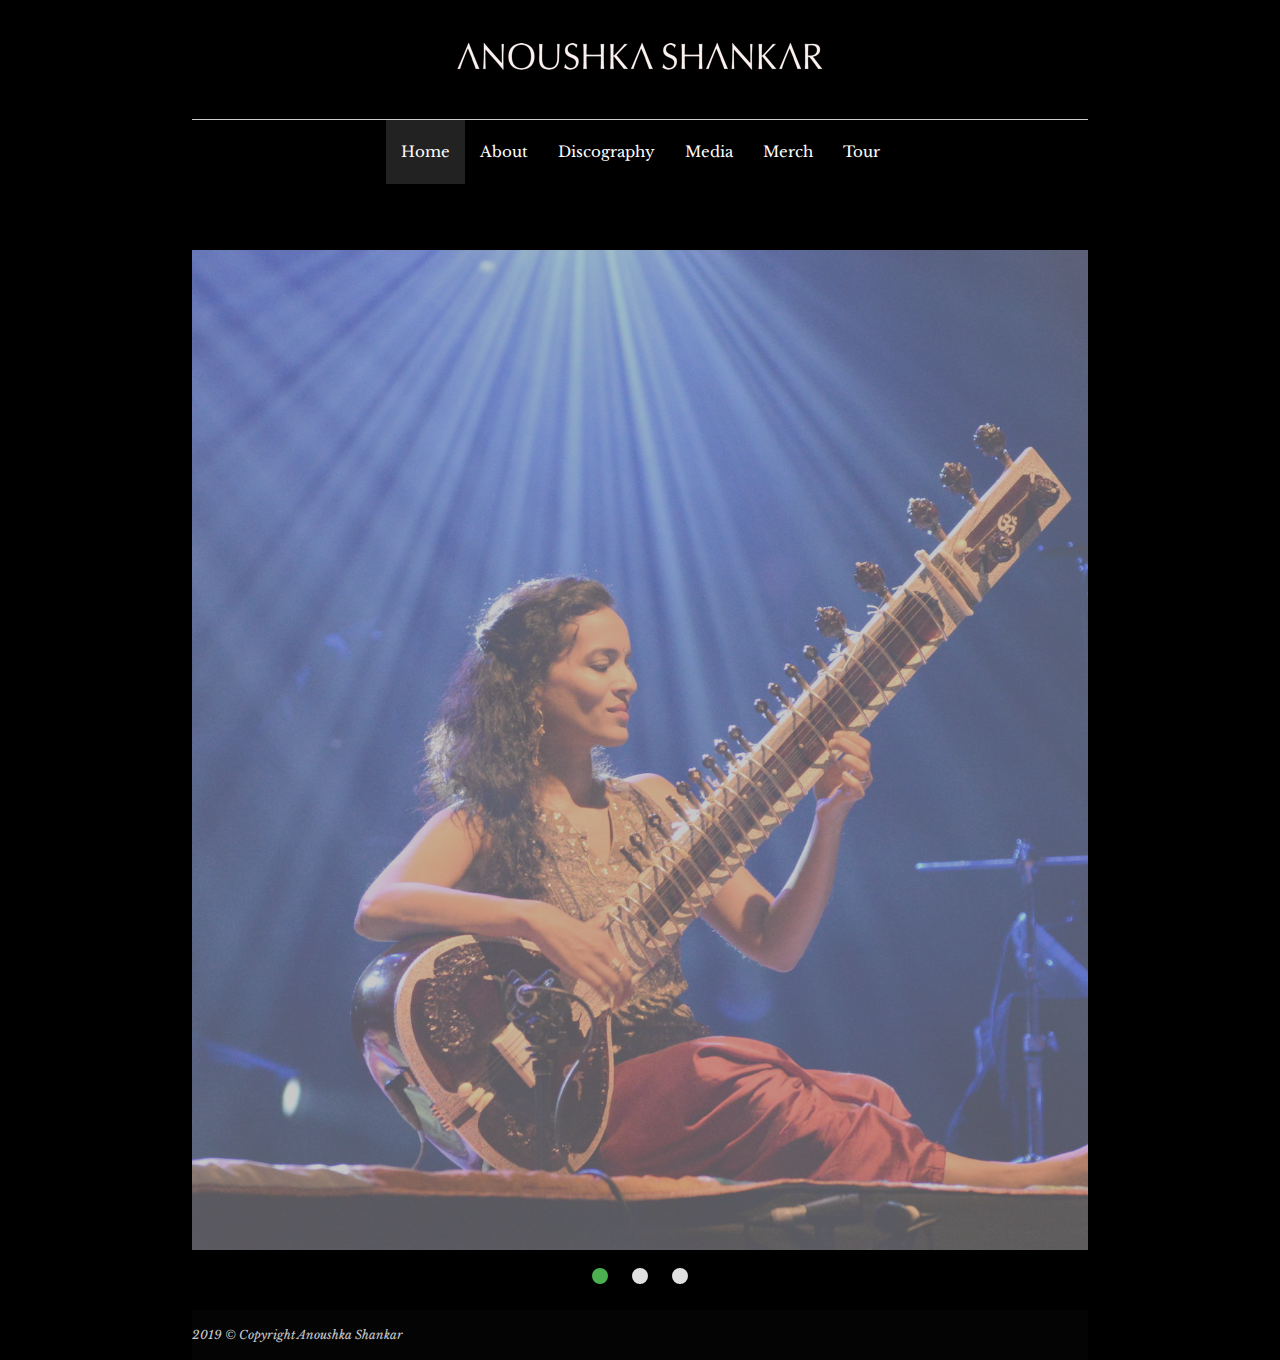
<file: index.html>
<!DOCTYPE html>
<html lang="en">
<head>
    <title>Anoushka Shankar</title>
    <link rel="stylesheet" href="https://cdnjs.cloudflare.com/ajax/libs/materialize/1.0.0/css/materialize.min.css">
    <link rel="stylesheet" href="assets/stylesheets/main.css">
    <link rel="stylesheet"
          href="https://fonts.googleapis.com/css?family=Libre+Baskerville">
</head>
<body>
  <br />

<div class="container">
    <div class="center logo">
        <a href="index.html"><img id="" src="assets/images/logo.png"></a>
    </div>
    <br />

    <nav class="navigation">
        <ul class="nav-list">
            <li class="active"><a href="index.html">Home</a></li>
            <li><a href="about.html">About</a></li>
            <li><a href="discography.html">Discography</a></li>
            <li><a href="media.html">Media</a></li>
            <li><a href="merch.html">Merch</a></li>
            <li><a href="tour.html">Tour</a></li>
        </ul>
    </nav>
    <br />
    <br />
    <br />
  
 <div class="slider">
    <ul class="slides">
      <li>
        <img src="assets/images/home/anoushka_cover_1.jpg">
      </li>
      <li>
        <img src="assets/images/home/anoushka_cover_3.jpg">
      </li>
      <li>
        <img src="assets/images/home/3.png">
      </li>
    </ul>
</div>


<footer class="page-footer black">
    <div class="footer-copyright">
            <div class="formatted italic">
                2019 &copy; Copyright Anoushka Shankar
            </div>
    </div>
</footer>


</div>

<script src="https://code.jquery.com/jquery-1.11.3.min.js"></script>
<script src="https://cdnjs.cloudflare.com/ajax/libs/materialize/1.0.0/js/materialize.min.js"></script>

<script>
  $(document).ready(function(){
    $('.slider').slider({height:1000, interval:1000, duration:3000});
  });
</script>

</body>
</html>
</file>
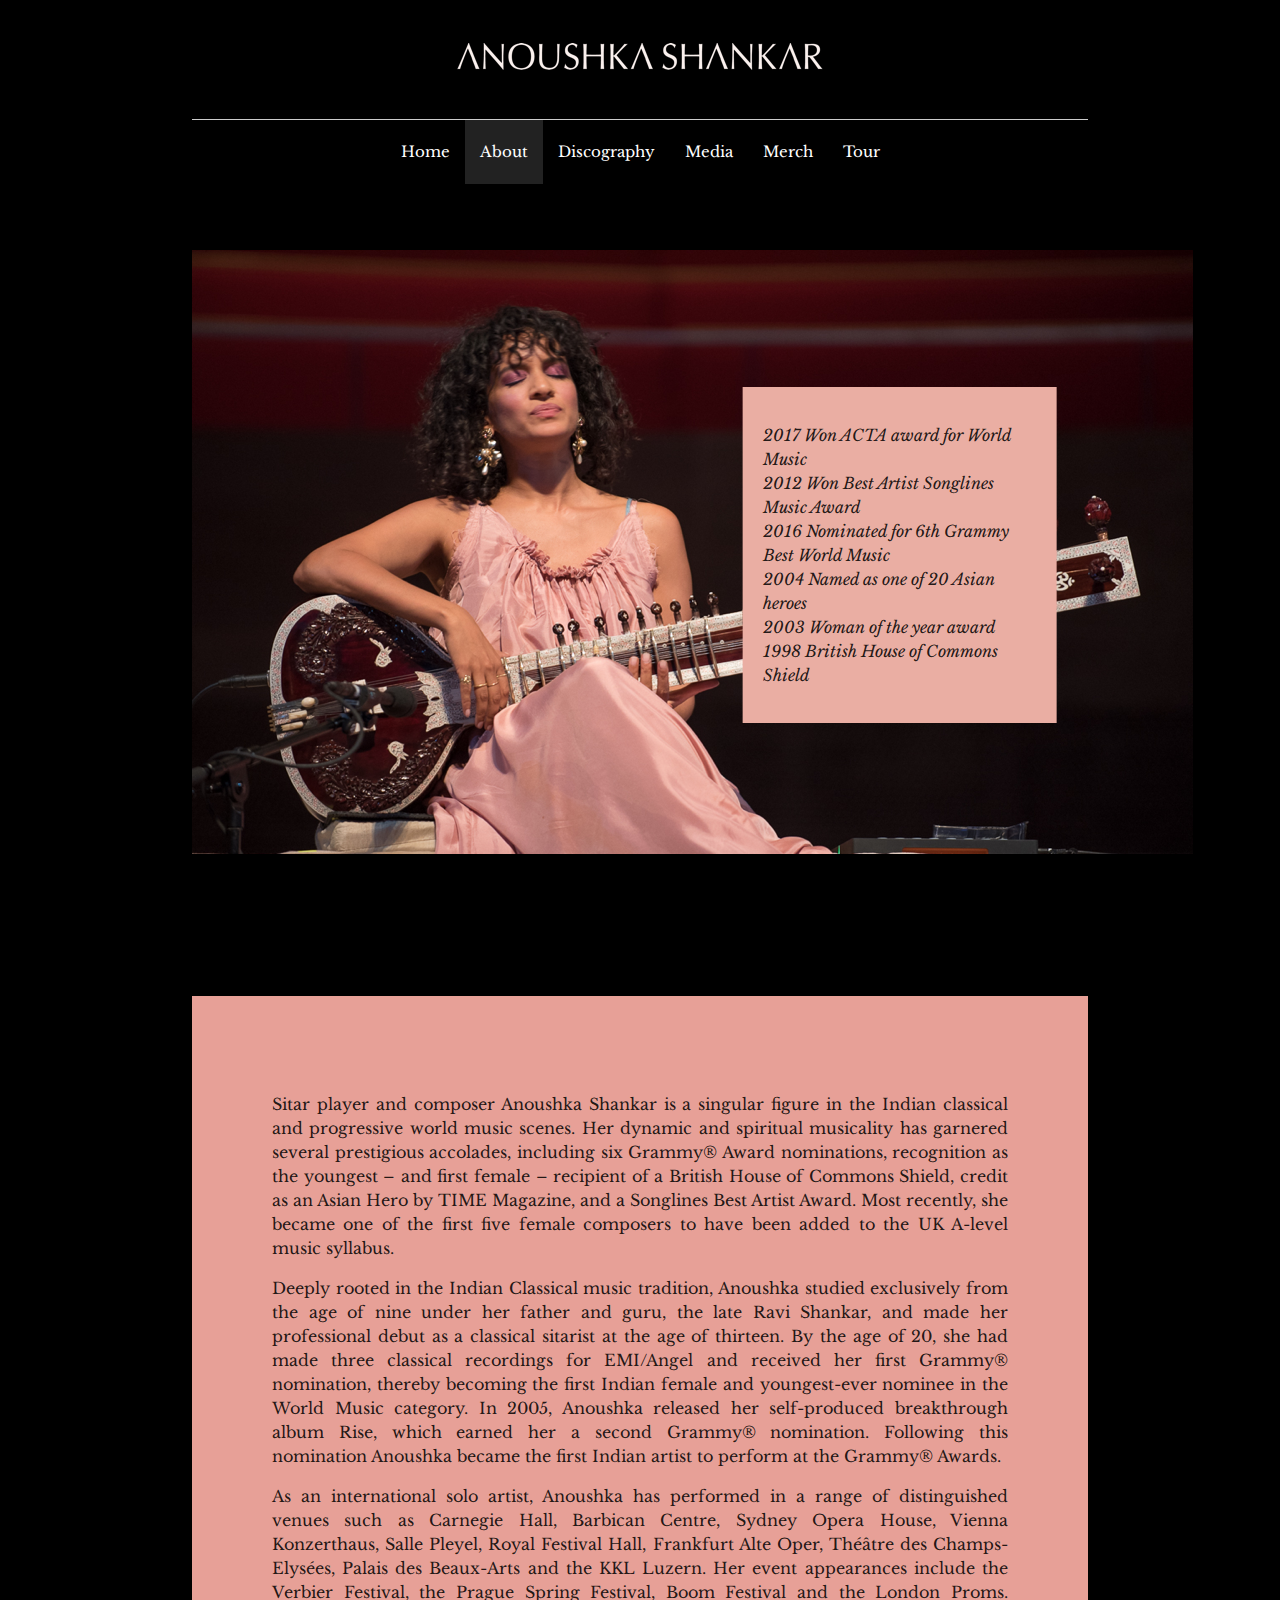
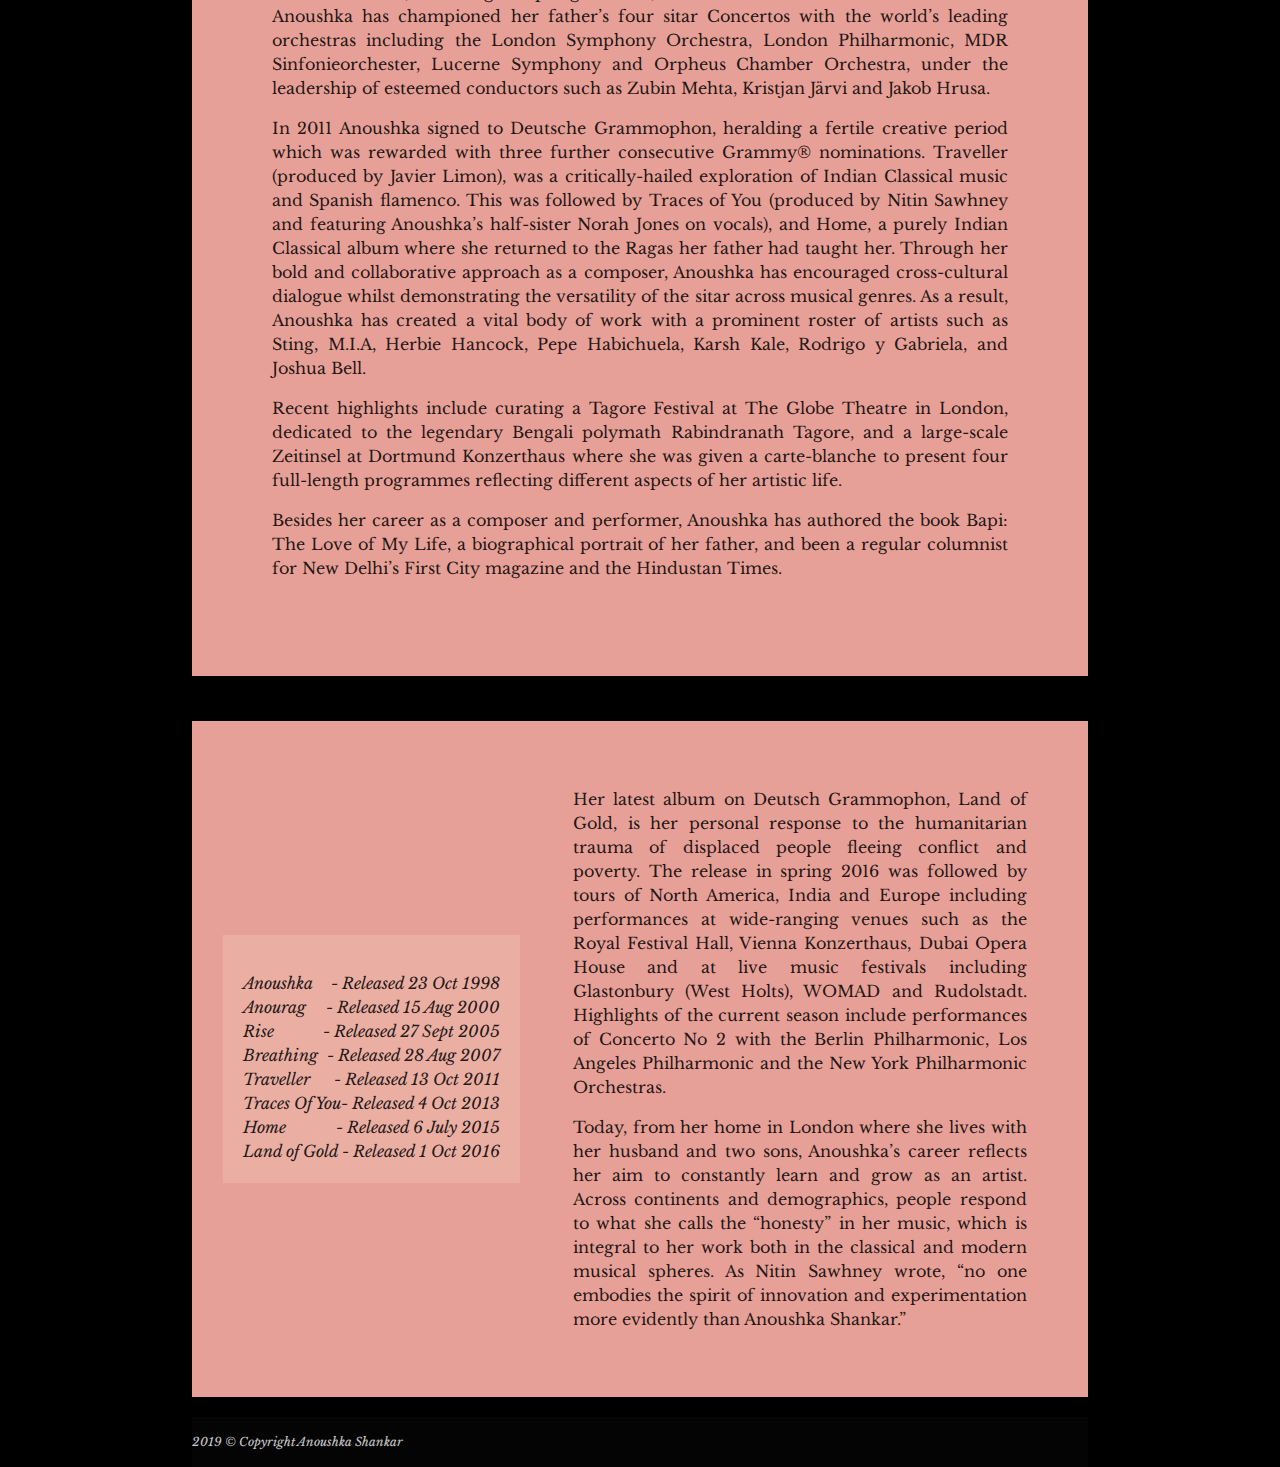
<file: about.html>
<!DOCTYPE html>
<html lang="en">
<head>
    <title>About Anoushka Shankar</title>
    <link rel="stylesheet" href="https://cdnjs.cloudflare.com/ajax/libs/materialize/1.0.0/css/materialize.min.css">
    <link rel="stylesheet" href="assets/stylesheets/main.css">
    <link rel="stylesheet"
          href="https://fonts.googleapis.com/css?family=Libre+Baskerville">
</head>

<body>
  <br />

<div class="container">
    <div class="center logo">
        <a href="index.html"><img src="assets/images/logo.png"></a>
    </div>

    <br />

    <nav class="navigation">
        <ul class="nav-list">
            <li><a href="index.html">Home</a></li>
            <li class="active"><a href="about.html">About</a></li>
            <li><a href="discography.html">Discography</a></li>
            <li><a href="media.html">Media</a></li>
            <li><a href="merch.html">Merch</a></li>
            <li><a href="tour.html">Tour</a></li>
        </ul>
    </nav>
    <br />
    <br />
    <br />
    <div class="overlay">
        <img src="assets/images/about/top_image.png">

        <div class="totheright peachylight textfont italic">
            <ul>
                <li> 2017 Won ACTA award for World Music</li>
                <li> 2012 Won Best Artist Songlines Music Award</li>
                <li> 2016 Nominated for 6th Grammy Best World Music</li>
                <li> 2004 Named as one of 20 Asian heroes</li>
                <li> 2003 Woman of the year award</li>
                <li> 1998 British House of Commons Shield</li>
            </ul>
        </div>
    </div>

    <br/>
    <br/>
    <br />
    <br />
    <br />
      <br />


    <div class="textfont peachy justified">
        <p>
            Sitar player and composer Anoushka Shankar is a singular figure in the Indian classical and progressive world music scenes. Her dynamic and spiritual musicality has garnered several prestigious accolades, including six Grammy® Award nominations, recognition as the youngest – and first female – recipient of a British House of Commons Shield, credit as an Asian Hero by TIME Magazine, and a Songlines Best Artist Award. Most recently, she became one of the first five female composers to have been added to the UK A-level music syllabus.
        </p>

        <p>
            Deeply rooted in the Indian Classical music tradition, Anoushka studied exclusively from the age of nine under her father and guru, the late Ravi Shankar, and made her professional debut as a classical sitarist at the age of thirteen. By the age of 20, she had made three classical recordings for EMI/Angel and received her first Grammy® nomination, thereby becoming the first Indian female and youngest-ever nominee in the World Music category. In 2005, Anoushka released her self-produced breakthrough album Rise, which earned her a second Grammy® nomination. Following this nomination Anoushka became the first Indian artist to perform at the Grammy® Awards.
        </p>

        <p>
            As an international solo artist, Anoushka has performed in a range of distinguished venues such as Carnegie Hall, Barbican Centre, Sydney Opera House, Vienna Konzerthaus, Salle Pleyel, Royal Festival Hall, Frankfurt Alte Oper, Théâtre des Champs-Elysées, Palais des Beaux-Arts and the KKL Luzern. Her event appearances include the Verbier Festival, the Prague Spring Festival, Boom Festival and the London Proms.  Anoushka has championed her father’s four sitar Concertos with the world’s leading orchestras including the London Symphony Orchestra, London Philharmonic, MDR Sinfonieorchester, Lucerne Symphony and Orpheus Chamber Orchestra, under the leadership of esteemed conductors such as Zubin Mehta, Kristjan Järvi and Jakob Hrusa.
        </p>

        <!--img src="assets/images/about/2_image.png" style="float:right"-->
        <p>
            In 2011 Anoushka signed to Deutsche Grammophon, heralding a fertile creative period which was rewarded with three further consecutive Grammy® nominations.  Traveller (produced by Javier Limon), was a critically-hailed exploration of Indian Classical music and Spanish flamenco. This was followed by Traces of You (produced by Nitin Sawhney and featuring Anoushka’s half-sister Norah Jones on vocals), and Home, a purely Indian Classical album where she returned to the Ragas her father had taught her.  Through her bold and collaborative approach as a composer, Anoushka has encouraged cross-cultural dialogue whilst demonstrating the versatility of the sitar across musical genres. As a result, Anoushka has created a vital body of work with a prominent roster of artists such as Sting, M.I.A, Herbie Hancock, Pepe Habichuela, Karsh Kale, Rodrigo y Gabriela, and Joshua Bell.
        </p>

        <p>
            Recent highlights include curating a Tagore Festival at The Globe Theatre in London, dedicated to the legendary
            Bengali polymath Rabindranath Tagore, and a large-scale Zeitinsel at Dortmund Konzerthaus where she was given a carte-blanche to present four full-length programmes reflecting different aspects of her artistic life.
        </p>

        <p>
            Besides her career as a composer and performer, Anoushka has authored the book Bapi: The Love of My Life, a biographical portrait of her father, and been a regular columnist for New Delhi’s First City magazine and the Hindustan Times.
        </p>
    </div>

    <br/>
    <br/>

    <div class="sideys">
        <div class="sideys-item-1 peachylight textfont italic justified">
            <ul>
                <li> <span class="albumtitle">Anoushka</span> <span class="albumreleased">- Released 23 Oct 1998</span></li>
                <li> <span class="albumtitle">Anourag</span> <span class="albumreleased">- Released 15 Aug 2000</span></li>
                <li> <span class="albumtitle">Rise</span> <span class="albumreleased">- Released 27 Sept 2005</span></li>
                <li> <span class="albumtitle">Breathing </span> <span class="albumreleased">- Released 28 Aug 2007</span></li>
                <li> <span class="albumtitle">Traveller</span> <span class="albumreleased">- Released 13 Oct 2011</span></li>
                <li> <span class="albumtitle">Traces Of You</span> <span class="albumreleased">- Released 4 Oct 2013</span></li>
                <li> <span class="albumtitle">Home</span> <span class="albumreleased">- Released 6 July 2015</span></li>
                <li> <span class="albumtitle">Land of Gold</span> <span class="albumreleased">- Released 1 Oct 2016</span></li>
            </ul>
        </div>


        <div class="sideys-item-2 textfont peachytwo justified">
            <p>
                Her latest album on Deutsch Grammophon, Land of Gold, is her personal response to the humanitarian trauma of displaced people fleeing conflict and poverty.  The release in spring 2016 was followed by tours of North America, India and Europe including performances at wide-ranging venues such as the Royal Festival Hall, Vienna Konzerthaus, Dubai Opera House and at live music festivals including Glastonbury (West Holts), WOMAD and Rudolstadt.   Highlights of the current season include performances of Concerto No 2 with the Berlin Philharmonic, Los Angeles Philharmonic and the New York Philharmonic Orchestras.
            </p>

            <p>
                Today, from her home in London where she lives with her husband and two sons, Anoushka’s career reflects her aim to constantly learn and grow as an artist.  Across continents and demographics, people respond to what she calls the “honesty” in her music, which is integral to her work both in the classical and modern musical spheres. As Nitin Sawhney wrote, “no one embodies the spirit of innovation and experimentation more evidently than Anoushka Shankar.”
            </p>
        </div>
    </div>

<footer class="page-footer black">
    <div class="footer-copyright">
            <div class="formatted italic">
                2019 &copy; Copyright Anoushka Shankar
            </div>
    </div>
</footer>

</div>



<script src="https://cdnjs.cloudflare.com/ajax/libs/materialize/1.0.0/js/materialize.min.js"></script>

</body>
</html>
</file>
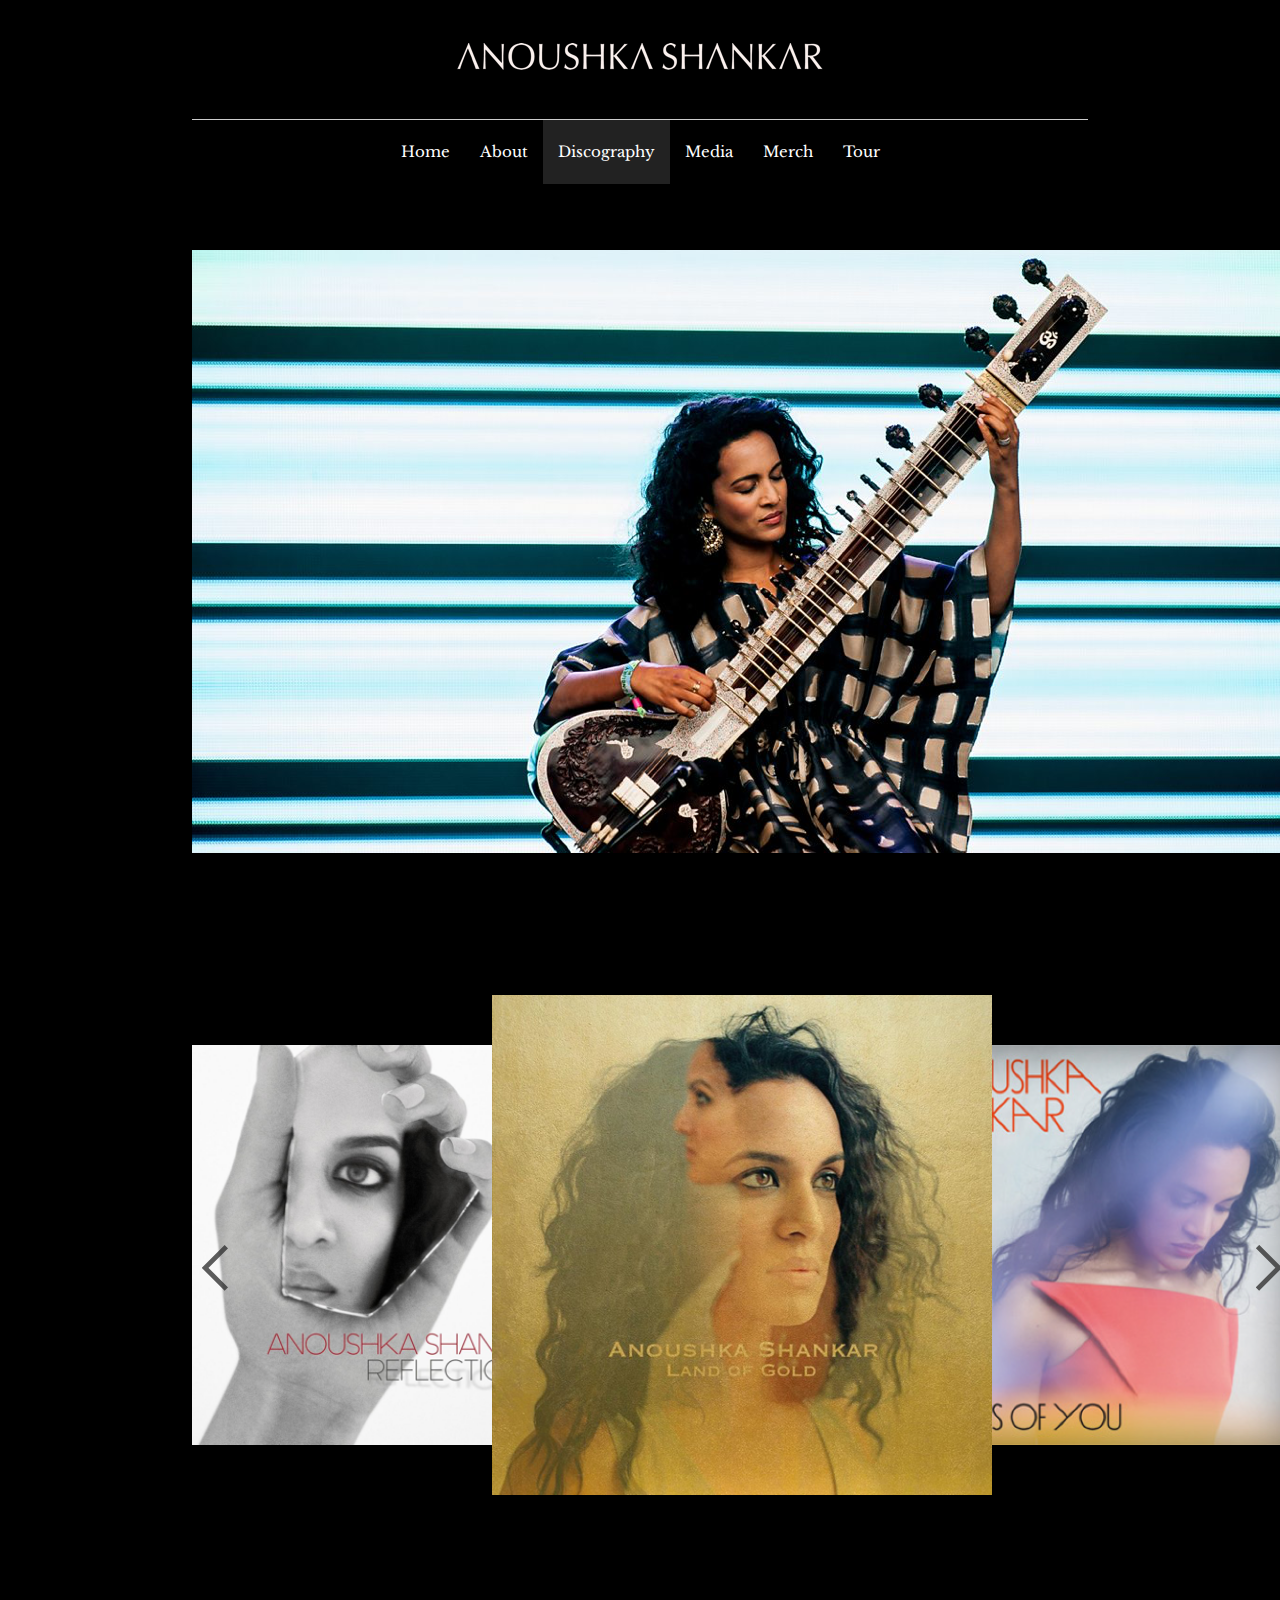
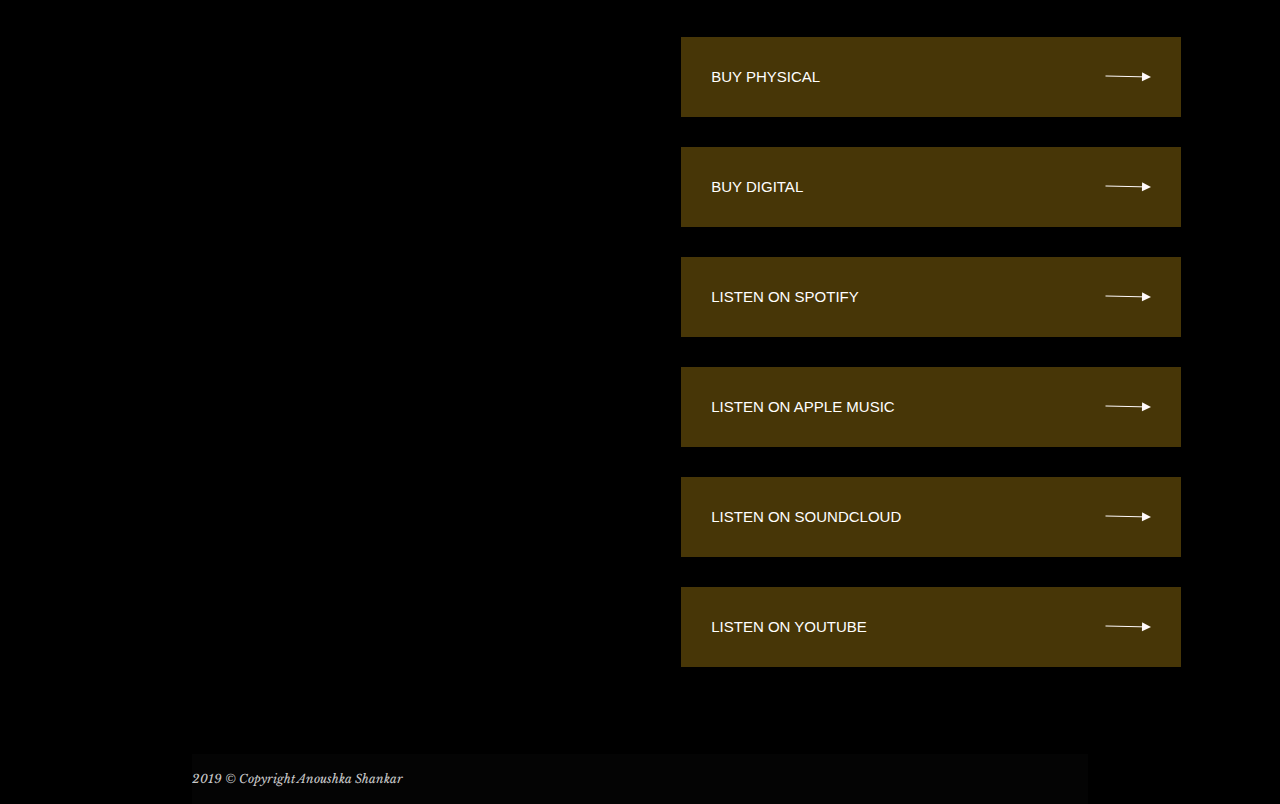
<file: discography.html>
<!DOCTYPE html>
<html lang="en">
<head>
    <title>Anoushka Shankar Discography</title>
    <link rel="stylesheet" href="https://cdnjs.cloudflare.com/ajax/libs/materialize/1.0.0/css/materialize.min.css">
    <link rel="stylesheet" href="assets/stylesheets/main.css">
    <link rel="stylesheet"
          href="https://fonts.googleapis.com/css?family=Libre+Baskerville">
</head>
<body>
  <br />
  
<div class="container">
    <div class="center logo">
       <a href="index.html"><img id="" src="assets/images/logo.png"></a>
    </div>
    <br />

    <nav class="navigation">
        <ul class="nav-list">
            <li><a href="index.html">Home</a></li>
            <li><a href="about.html">About</a></li>
            <li class="active"><a href="discography.html">Discography</a></li>
            <li><a href="media.html">Media</a></li>
            <li><a href="merch.html">Merch</a></li>
            <li><a href="tour.html">Tour</a></li>
        </ul>
    </nav>
    <br />
    <br />
    <br />
    <div class="center">
        <img src="assets/images/discography/top_img.png">
    </div>

    <br/>
    <br/>
    <br/>
    <br />
    <br />
    <br />


    <div class="carousel" id="carousel">
        <ul>
            <li id="album-1" class="album-cover">
                <img src="assets/images/discography/ca1.png">
            </li>
            <li id="album-2" class="album-cover">
                <img src="assets/images/discography/la1ra2.png">
            </li>
            <li id="album-3" class="album-cover">
                <img src="assets/images/discography/ra1.png">
            </li>
            <img src="assets/images/left.png" class="left">
            <img src="assets/images/right.png" class="right">
        </ul>
    </div>

    <br/>
    <br/>
    <br/>
    <br/>
    <br/>

    <div class="trial">

        <div class="row">
            <div class="col s6">

                <iframe id="album1-fm" src="https://open.spotify.com/embed/album/4zPcbxBEKkZDEjsdbQoEJi" width="500"
                        height="700" frameborder="0" allowtransparency="true" allow="encrypted-media"></iframe>
                <iframe id="album2-fm" class="hide" src="https://open.spotify.com/embed/album/3JhWoZyK2xTHTbwVXyaleq"
                        width="500" height="700" frameborder="0" allowtransparency="true"
                        allow="encrypted-media"></iframe>
                <iframe id="album3-fm" class="hide" src="https://open.spotify.com/embed/album/1PLFjFH557aoApbm2t9OtZ"
                        width="500" height="700" frameborder="0" allowtransparency="true"
                        allow="encrypted-media"></iframe>
            </div>


            <div class="col s6">
                <div class="disco-card">
                    <div class="disco-card-item-1">
                        <span class="white-text">BUY PHYSICAL</span>
                    </div>
                    <div class="disco-card-item-2">
                        <a href="https://www.amazon.com/Land-Gold-Anoushka-Shankar/dp/B01AOOBZ8M/ref=sr_1_2?keywords=anoushka+shankar&qid=1558561299&s=gateway&sr=8-2" target="_blank"  id="physical"><img src="assets/images/discography/arrow.png"></a>
                    </div>
                </div>
                 <div class="disco-card">
                    <div class="disco-card-item-1">
                        <span class="white-text">BUY DIGITAL</span>
                    </div>
                    <div class="disco-card-item-2">
                        <a href="https://www.amazon.com/Land-Gold-Anoushka-Shankar/dp/B01CAYSOZG/ref=tmm_msc_swatch_0?_encoding=UTF8&qid=1558561299&sr=8-2" target="_blank"  id="digital"><img src="assets/images/discography/arrow.png"></a>
                    </div>
                </div>
                 <div class="disco-card">
                    <div class="disco-card-item-1">
                        <span class="white-text">LISTEN ON SPOTIFY</span>
                    </div>
                    <div class="disco-card-item-2">
                        <a href="https://open.spotify.com/album/4zPcbxBEKkZDEjsdbQoEJi" target="_blank"  id="spotify"><img src="assets/images/discography/arrow.png"></a>
                    </div>
                </div>
                 <div class="disco-card">
                    <div class="disco-card-item-1">
                        <span class="white-text">LISTEN ON APPLE MUSIC</span>
                    </div>
                    <div class="disco-card-item-2">
                        <a href="https://music.apple.com/us/album/land-of-gold/1440786568"  target="_blank" id="apple"><img src="assets/images/discography/arrow.png"></a>
                    </div>
                </div>
                 <div class="disco-card">
                    <div class="disco-card-item-1">
                        <span class="white-text">LISTEN ON SOUNDCLOUD</span>
                    </div>
                    <div class="disco-card-item-2">
                        <a href="https://soundcloud.com/anoushka-shankar/sets/land-of-gold-1" target="_blank"  id="soundcloud"><img src="assets/images/discography/arrow.png"></a>
                    </div>
                </div>
                  <div class="disco-card">
                    <div class="disco-card-item-1">
                        <span class="white-text">LISTEN ON YOUTUBE</span>
                    </div>
                    <div class="disco-card-item-2">
                        <a href="https://www.youtube.com/playlist?list=OLAK5uy_k0NjpSLOnt-DbcpPvIXbcKTSjCaqSkcss" target="_blank" id="youtube"><img src="assets/images/discography/arrow.png"></a>
                    </div>
                </div>
            </div>
        </div>
    </div>


<footer class="page-footer black">
    <div class="footer-copyright">
            <div class="formatted italic">
                2019 &copy; Copyright Anoushka Shankar
            </div>
    </div>
</footer>
</div>




    <script src="https://cdnjs.cloudflare.com/ajax/libs/materialize/1.0.0/js/materialize.min.js"></script>
    <script src="https://code.jquery.com/jquery-1.11.3.min.js"></script>
    <script src="assets/javascripts/Carousel.js"></script>
    <script>

$('.carousel').carousel({

  // the number of images to display
  num: 3,

  // max width of the active image
  maxWidth: 500,

  // min width of the active image
  maxHeight: 500,

  // enable auto play
  autoPlay: false,

  // autoplay interval
  showTime: 1000,

  // animation speed
  animationTime: 300,

  // 0.0 - 1.0
  scale: 0.8,

  // the distance between images
  distance: 300

});
var physical_links = ["https://www.amazon.com/Land-Gold-Anoushka-Shankar/dp/B01AOOBZ8M/ref=sr_1_2?keywords=anoushka+shankar&qid=1558561299&s=gateway&sr=8-2","https://www.amazon.com/Traces-You-Anoushka-Shankar/dp/B00DEFW998/ref=pd_bxgy_15_img_3/146-2624654-7578517?_encoding=UTF8&pd_rd_i=B00DEFW998&pd_rd_r=acc2a0c1-7ce2-11e9-b4c5-ef907af3647f&pd_rd_w=3Pwba&pd_rd_wg=khmcj&pf_rd_p=a2006322-0bc0-4db9-a08e-d168c18ce6f0&pf_rd_r=TPCMMVYXXKGJDSMM1XQ2&psc=1&refRID=TPCMMVYXXKGJDSMM1XQ2","https://www.amazon.com/Reflections-Anoushka-Shankar/dp/B07KZGCNSH/ref=pd_sim_15_5/146-2624654-7578517?_encoding=UTF8&pd_rd_i=B07KZGCNSH&pd_rd_r=a859ef39-7ce2-11e9-b428-7d17b7108ea6&pd_rd_w=O7m90&pd_rd_wg=yJdmh&pf_rd_p=90485860-83e9-4fd9-b838-b28a9b7fda30&pf_rd_r=FVNDRDEV1S7A8PQ40VQY&psc=1&refRID=FVNDRDEV1S7A8PQ40VQY"]
var digital_links = ["https://www.amazon.com/Land-Gold-Anoushka-Shankar/dp/B01CAYSOZG/ref=tmm_msc_swatch_0?_encoding=UTF8&qid=1558561299&sr=8-2","https://www.amazon.com/Traces-You-Anoushka-Shankar/dp/B00FRCNNVY/ref=pd_sim_340_2/146-2624654-7578517?_encoding=UTF8&pd_rd_i=B00FRCNNVY&pd_rd_r=dda2fc4d-7ce2-11e9-aff7-7b8b27abc5ce&pd_rd_w=Kx3Bu&pd_rd_wg=1xHhL&pf_rd_p=90485860-83e9-4fd9-b838-b28a9b7fda30&pf_rd_r=D1P35933954AT2RG3Y5C&psc=1&refRID=D1P35933954AT2RG3Y5C","https://www.amazon.com/Reflections-Anoushka-Shankar/dp/B07NLCG4Q2/ref=pd_sim_340_5/146-2624654-7578517?_encoding=UTF8&pd_rd_i=B07NLCG4Q2&pd_rd_r=d0ce87ec-7ce2-11e9-ba98-0ff29dc49ff2&pd_rd_w=1dAny&pd_rd_wg=pMF9g&pf_rd_p=90485860-83e9-4fd9-b838-b28a9b7fda30&pf_rd_r=3V7ZMNQ08WDM3ABYRWM7&psc=1&refRID=3V7ZMNQ08WDM3ABYRWM7"]
var youtube_links = ["https://www.youtube.com/playlist?list=OLAK5uy_k0NjpSLOnt-DbcpPvIXbcKTSjCaqSkcss", "https://www.youtube.com/playlist?list=PLxUDwOfc-BQ5HJvPzdRBdQw0f26FJg_Gz", "https://www.youtube.com/playlist?list=PLtPeiGAJhEX_IZa1KUOoPogRxSoLYLoq9"]
var spotify_links = ["https://open.spotify.com/album/4zPcbxBEKkZDEjsdbQoEJi", "https://open.spotify.com/album/3JhWoZyK2xTHTbwVXyaleq?si=NeHKRItqTRGNnoWSW08_Yw", "https://open.spotify.com/album/1PLFjFH557aoApbm2t9OtZ?si=crCRzhPrTxuGvJz5M6dUtA"]
var apple_links = ["https://music.apple.com/us/album/land-of-gold/1440786568", "https://music.apple.com/us/album/traces-of-you/679378334?i=679378444", "https://music.apple.com/us/album/reflections/1452232469"]
var soundcloud_links = ["https://soundcloud.com/anoushka-shankar/sets/land-of-gold-1", "https://soundcloud.com/classicsandjazz/sets/anoushka-shankar-traces-of", "https://soundcloud.com/anoushka-shankar/sets/reflections-139"]



function handleClick() {
    var currentIndex = $('.carousel').data('index');
    var colors= ["#7B6635","#565154","#434343" ];

    for (var index = 0; index < 3; index = index + 1) {
      var id = 'album' + (index+1) + '-fm';
      if (index == currentIndex) {
        // show current album
        $('#' + id).removeClass("hide");
        // Set cards color
        $('.disco-card').css('background',colors[index]);
        // Set cards links
        $('#physical').attr('href', physical_links[index]);
        $('#digital').attr('href', digital_links[index]);
        $('#spotify').attr('href', spotify_links[index]);
        $('#apple').attr('href', apple_links[index]);
        $('#soundcloud').attr('href', soundcloud_links[index]);
        $('#youtube').attr('href', youtube_links[index]);
      } else {
        // hide current album
        $('#' + id).addClass('hide');
      }

    }
}

$(document).ready(function() {
  $('#physical').attr('href', physical_links[0]);
  $('#digital').attr('href', digital_links[0]);
  $('#spotify').attr('href', spotify_links[0]);
  $('#apple').attr('href', apple_links[0]);
  $('#soundcloud').attr('href', soundcloud_links[0]);
  $('#youtube').attr('href', youtube_links[0]);
  $('.left').on('click', handleClick);
  $('.right').on('click', handleClick);
});


    </script>


</body>
</html>
</file>
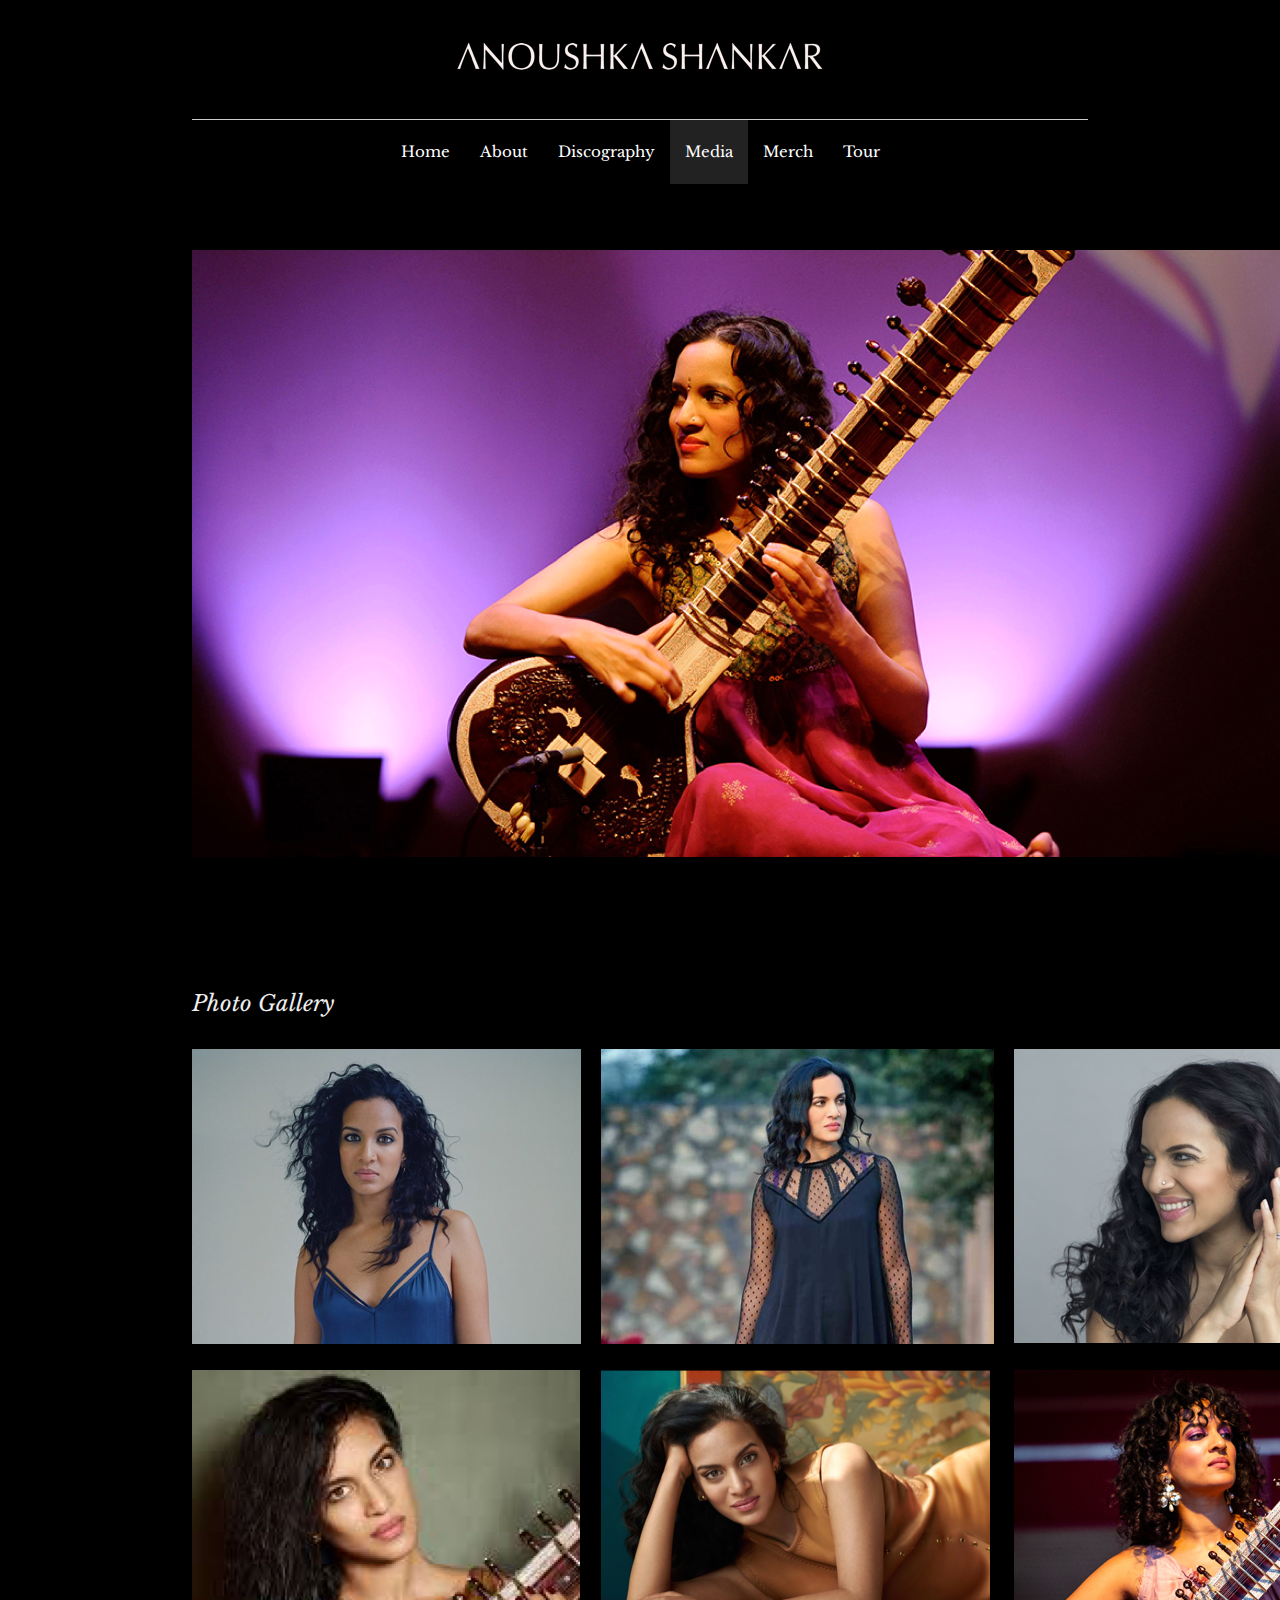
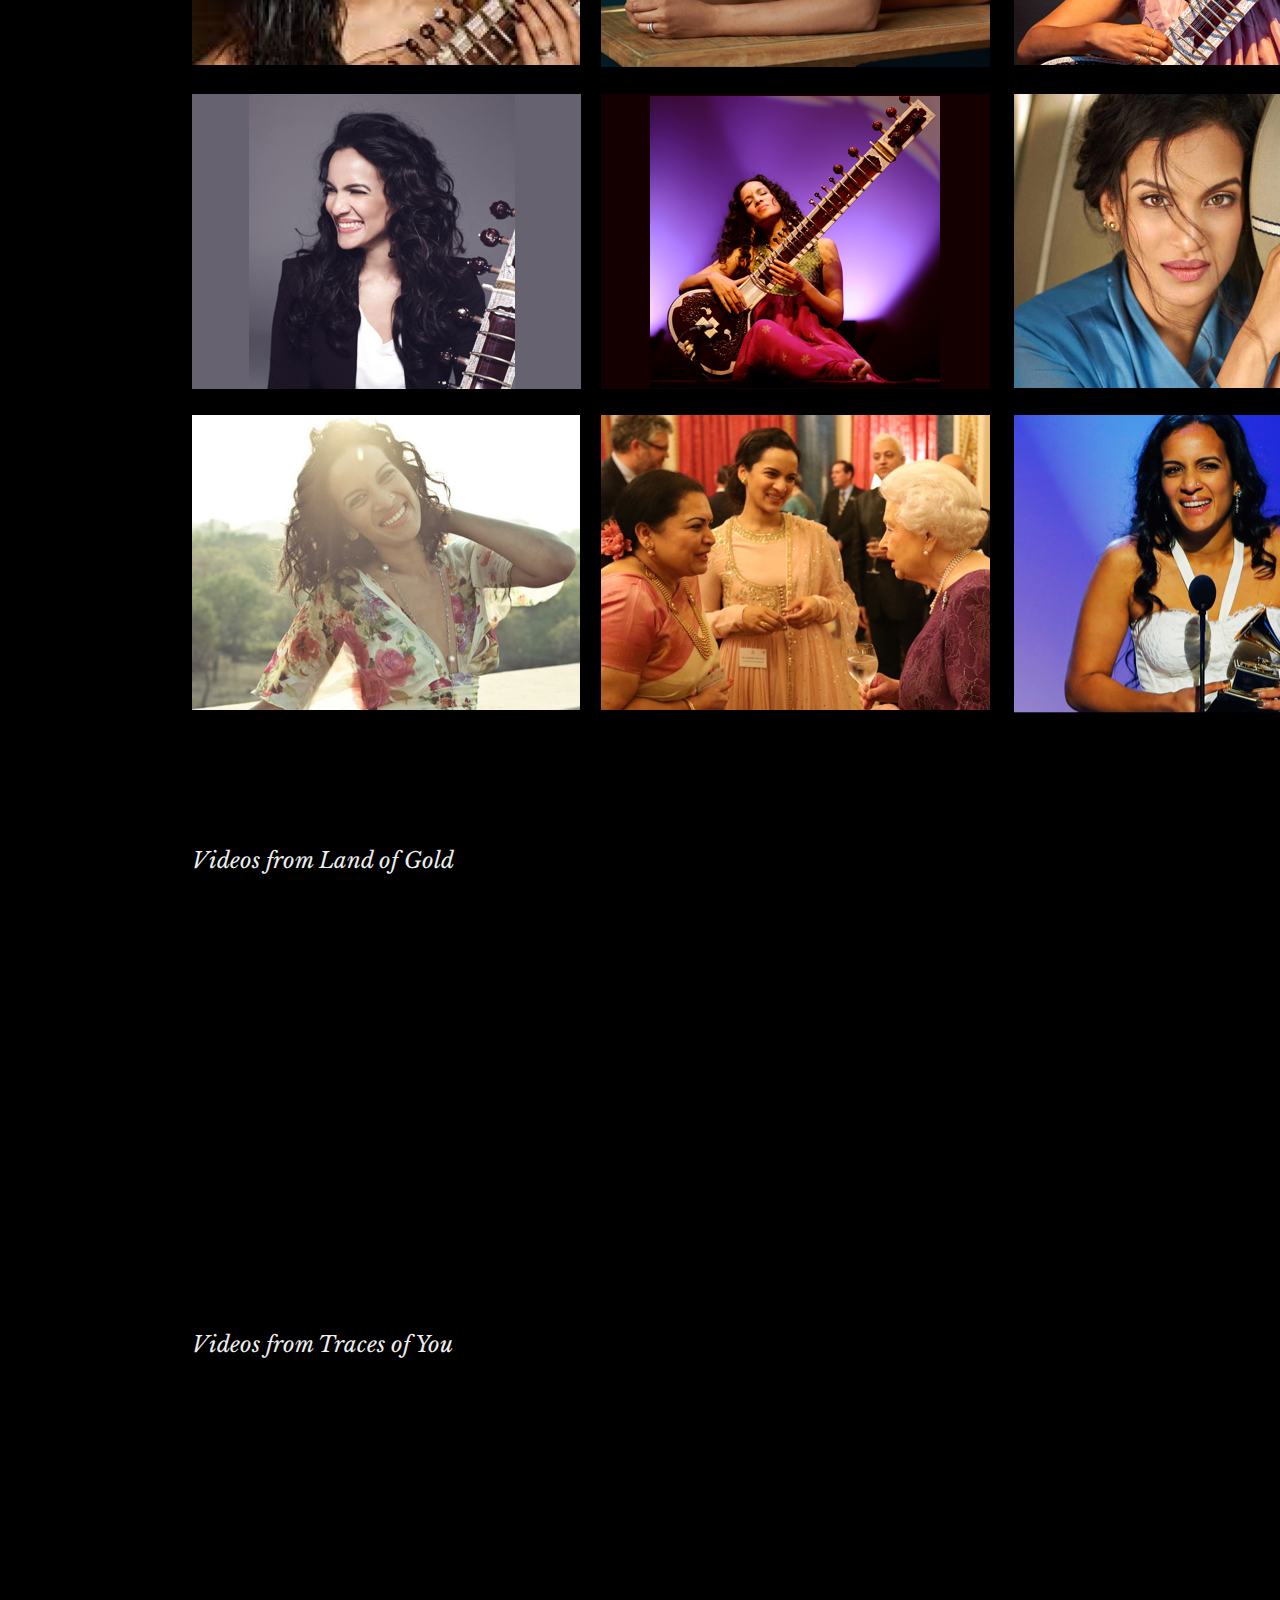
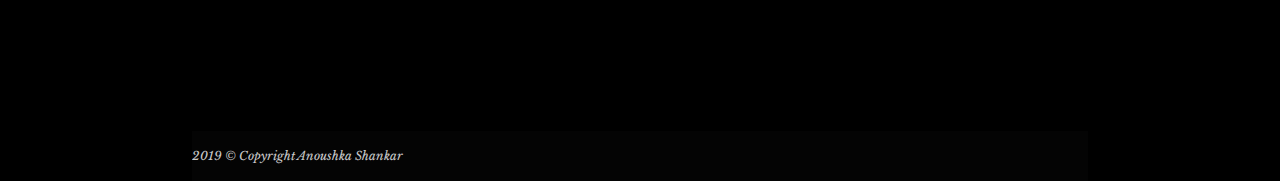
<file: media.html>
<!DOCTYPE html>
<html lang="en">
<head>
    <title>Anoushka Shankar in the Media</title>
    <link rel="stylesheet" href="https://cdnjs.cloudflare.com/ajax/libs/materialize/1.0.0/css/materialize.min.css">
    <link rel="stylesheet" href="assets/stylesheets/main.css">
    <link rel="stylesheet" href="assets/stylesheets/lightbox.css">
    <link rel="stylesheet"
          href="https://fonts.googleapis.com/css?family=Libre+Baskerville">
</head>

<body>

  <br />

<div class="container">
    <div class="center logo">
        <a href="index.html"><img src="assets/images/logo.png"></a>
    </div>

    <br />

    <nav class="navigation">
        <ul class="nav-list">
            <li><a href="index.html">Home</a></li>
            <li><a href="about.html">About</a></li>
            <li><a href="discography.html">Discography</a></li>
            <li class="active"><a href="media.html">Media</a></li>
            <li><a href="merch.html">Merch</a></li>
            <li><a href="tour.html">Tour</a></li>
        </ul>
    </nav>

    <br />
    <br />
    <br />
    
    <div class="center">
        <img src="assets/images/media/main_img.png">
    </div>
<br />
<br />
<br />
<br />
<br />

    <h5 class="grey-text text-lighten-3 italic formatted-large">Photo Gallery</h5>
    <br />

    <div class="imagegrid">
        <div class="gridimg">
            <a href="assets/images/lightbox/1.jpg" data-lightbox="anoushka"><img
                    src="assets/images/media/1_img.png"></a>
        </div>
        <div class="gridimg">
            <a href="assets/images/lightbox/2.jpeg" data-lightbox="anoushka"><img
                    src="assets/images/media/2_img.png"></a>
        </div>
        <div class="gridimg">
            <a href="assets/images/lightbox/3.jpg" data-lightbox="anoushka"><img
                    src="assets/images/media/3_img.png"></a>
        </div>
        <div class="gridimg">
            <a href="assets/images/lightbox/4.jpeg" data-lightbox="anoushka"><img
                    src="assets/images/media/4_img.png"></a>
        </div>
        <div class="gridimg">
            <a href="assets/images/lightbox/5.jpeg" data-lightbox="anoushka"><img
                    src="assets/images/media/5_img.png"></a>
        </div>
        <div class="gridimg">
            <a href="assets/images/lightbox/6.jpg" data-lightbox="anoushka"><img
                    src="assets/images/media/6_img.png"></a>
        </div>
        <div class="gridimg">
            <a href="assets/images/lightbox/7.jpg" data-lightbox="anoushka"><img
                    src="assets/images/media/7_img.png"></a>
        </div>
        <div class="gridimg">
            <a href="assets/images/lightbox/8.JPG" data-lightbox="anoushka"><img
                    src="assets/images/media/8_img.png"></a>
        </div>
        <div class="gridimg">
            <a href="assets/images/lightbox/9.jpg" data-lightbox="anoushka"><img
                    src="assets/images/media/9_img.png"></a>
        </div>
         <div class="gridimg">
            <a href="assets/images/lightbox/10.jpg" data-lightbox="anoushka"><img
                    src="assets/images/media/10_img.png"></a>
        </div>
        <div class="gridimg">
            <a href="assets/images/lightbox/11.jpg" data-lightbox="anoushka"><img
                    src="assets/images/media/11_img.png"></a>
        </div>
        <div class="gridimg">
            <a href="assets/images/lightbox/12.jpg" data-lightbox="anoushka"><img
                    src="assets/images/media/12_img.png"></a>
        </div>
    </div>
  <br />
   <br />
   <br />
    <br />
    <br />
    <h5 class="grey-text text-lighten-3 italic formatted-large">Videos from Land of Gold</h5>
    <br />

    <div class="imagegrid">
        <div class="gridimg">
            <iframe width="380" height="315" src="https://www.youtube.com/embed/8MO1Ziql48w" frameborder="0" allow="accelerometer; autoplay; encrypted-media; gyroscope; picture-in-picture" allowfullscreen></iframe>
        </div>
        <div class="gridimg">
            <iframe width="380" height="315" src="https://www.youtube.com/embed/1mmF-VXiIiQ" frameborder="0" allow="accelerometer; autoplay; encrypted-media; gyroscope; picture-in-picture" allowfullscreen></iframe>
        </div>
        <div class="gridimg">
            <iframe width="380" height="315" src="https://www.youtube.com/embed/SOYWKaBqZyY" frameborder="0" allow="accelerometer; autoplay; encrypted-media; gyroscope; picture-in-picture" allowfullscreen></iframe>
        </div>
    </div>

    <br />
      <br />
        <br />
          <br />

    <h5 class="grey-text text-lighten-3 italic formatted-large">Videos from Traces of You</h5>
      <br />
    <div class="imagegrid">
        <div class="gridimg">
            <iframe width="380" height="315" src="https://www.youtube.com/embed/3E96xfgcrU4" frameborder="0" allow="accelerometer; autoplay; encrypted-media; gyroscope; picture-in-picture" allowfullscreen></iframe>
        </div>
        <div class="gridimg">
            <iframe width="380" height="315" src="https://www.youtube.com/embed/gcxwy8mhSmk" frameborder="0" allow="accelerometer; autoplay; encrypted-media; gyroscope; picture-in-picture" allowfullscreen></iframe>
        </div>
        <div class="gridimg">
            <iframe width="380" height="315" src="https://www.youtube.com/embed/r97bzs3fyTY" frameborder="0" allow="accelerometer; autoplay; encrypted-media; gyroscope; picture-in-picture" allowfullscreen></iframe>
        </div>
    </div>

 <footer class="page-footer black">
    <div class="footer-copyright">
            <div class="formatted italic">
                2019 &copy; Copyright Anoushka Shankar
            </div>
    </div>
</footer>



</div>

<script src="https://cdnjs.cloudflare.com/ajax/libs/materialize/1.0.0/js/materialize.min.js"></script>

<script
        src="https://code.jquery.com/jquery-3.4.1.min.js"
        integrity="sha256-CSXorXvZcTkaix6Yvo6HppcZGetbYMGWSFlBw8HfCJo="
        crossorigin="anonymous"></script>

<script src="assets/javascripts/lightbox.js"></script>

</body>
</html>
</file>
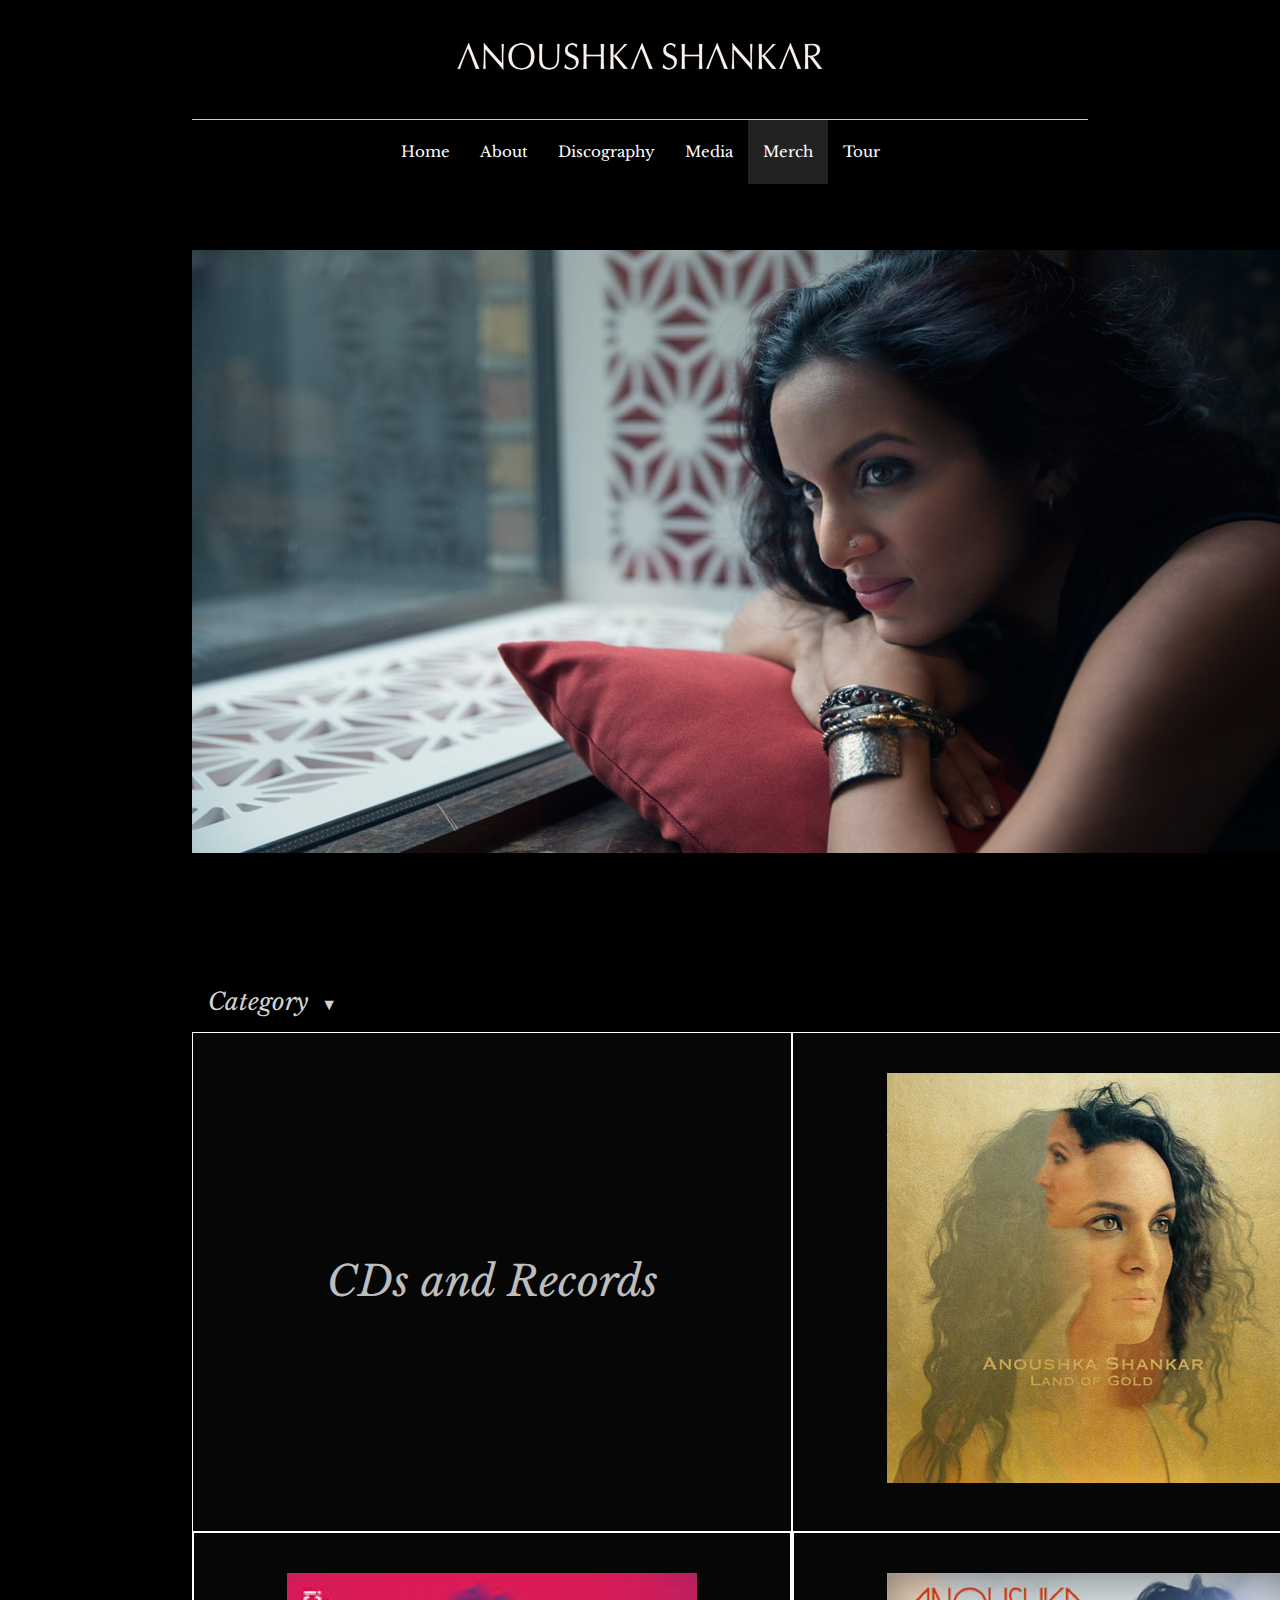
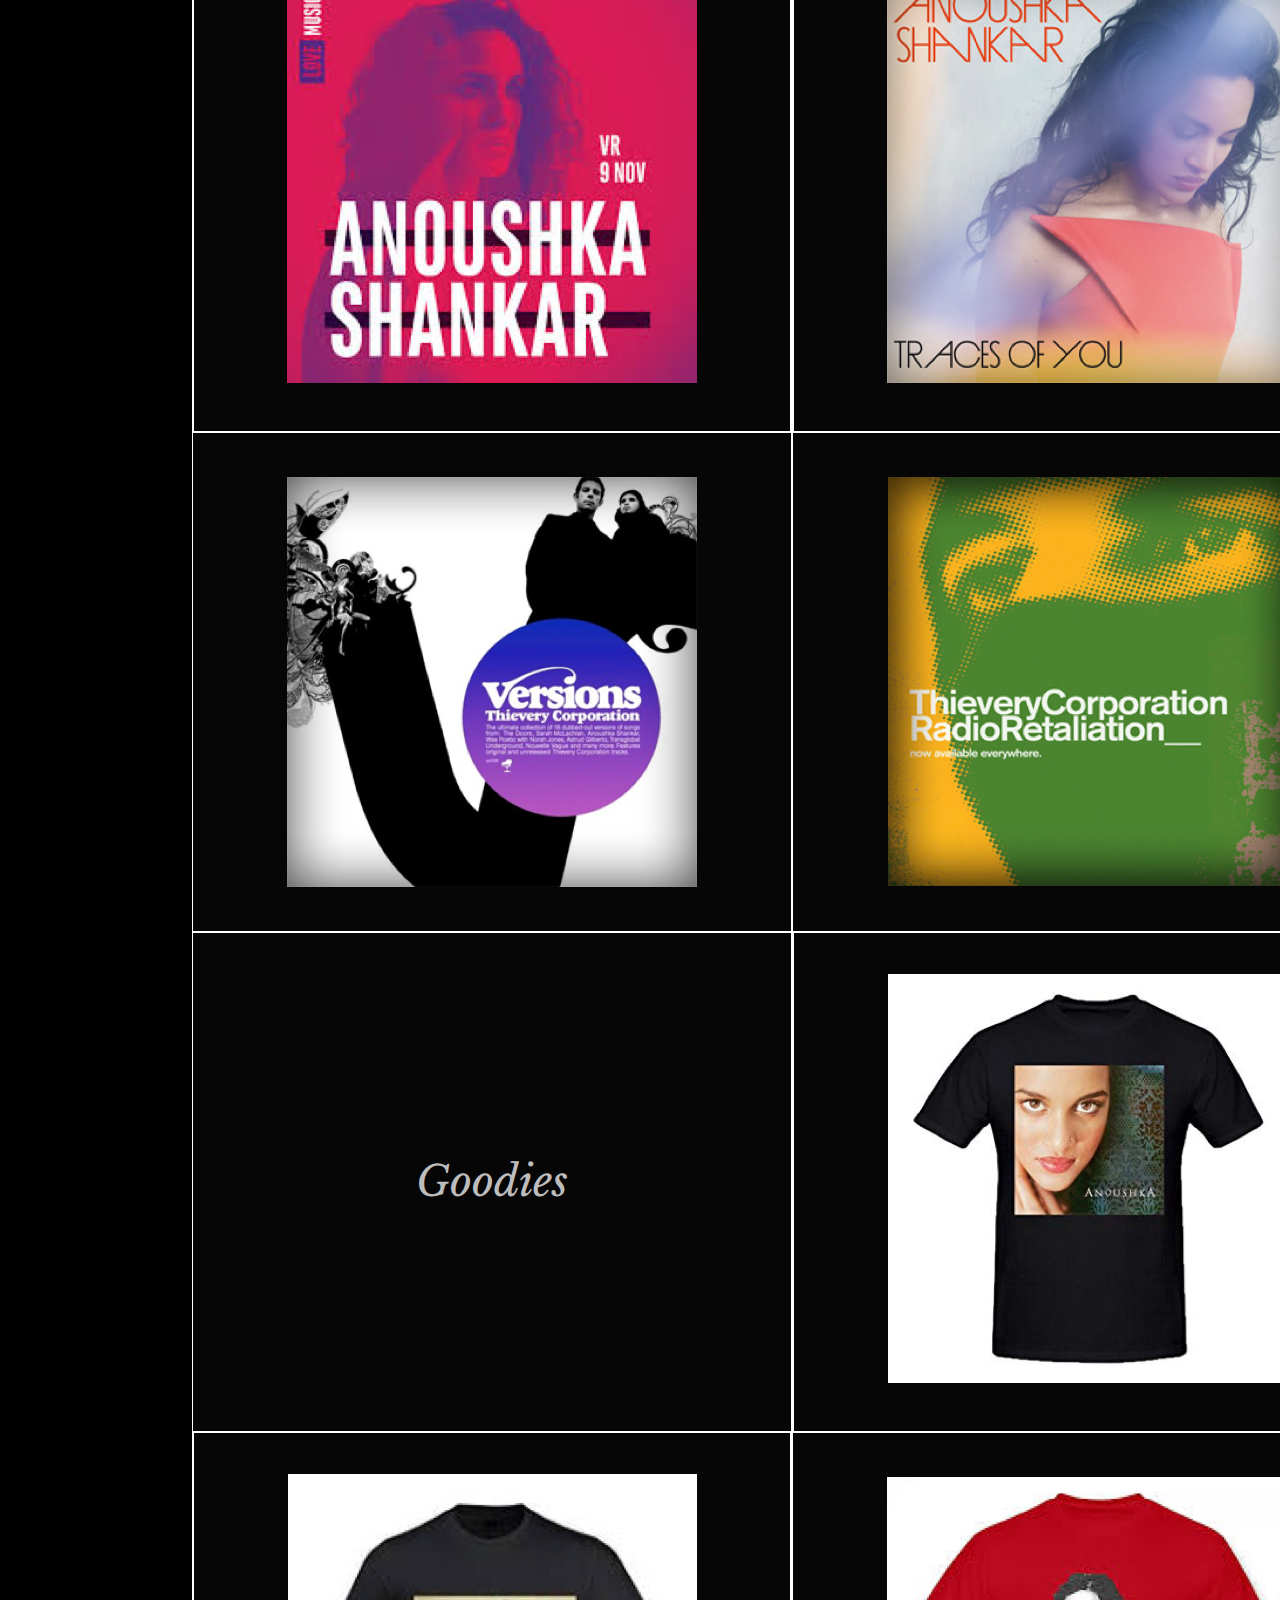
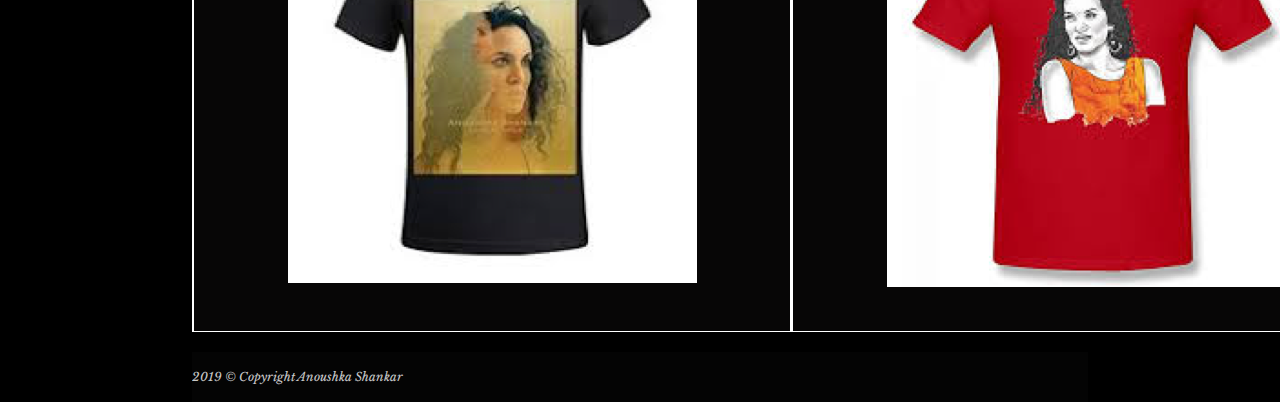
<file: merch.html>
<!DOCTYPE html>
<html lang="en">
<head>
    <title>Anoushka Shankar Merchandise</title>
    <link rel="stylesheet" href="https://cdnjs.cloudflare.com/ajax/libs/materialize/1.0.0/css/materialize.min.css">
    <link rel="stylesheet" href="assets/stylesheets/main.css">
    <link rel="stylesheet"
          href="https://fonts.googleapis.com/css?family=Libre+Baskerville">

</head>
<body>
<!-- HTML COMMENT -->
<br />

<div class="container">
    <div class="center logo">
        <a href="index.html"><img id="" src="assets/images/logo.png"></a>
    </div>

    <br />
  
    <nav class="navigation">
        <ul class="nav-list">
            <li><a href="index.html">Home</a></li>
            <li><a href="about.html">About</a></li>
            <li><a href="discography.html">Discography</a></li>
            <li><a href="media.html">Media</a></li>
            <li class="active"><a href="merch.html">Merch</a></li>
            <li><a href="tour.html">Tour</a></li>
        </ul>
    </nav>
    <br />
    <br />
    <br />

    <div class="center">
        <img id="" src="assets/images/merch/main.png">
    </div>

    <br />
    <br />
    <br />
    <br />
    <br />

    <div class="mydropdown">
        <button class="dropbtn"><span class="italic formatted-btn">Category</span>&nbsp;&nbsp;&nbsp;&#9660;</button>
        <div id="myDropdown" class="mydropdown-content">
            <a href="#cds" id="mydropdown-cds">CDs and Records (5)</a>
            <a href="#goodies" id="mydropdown-goodies">Goodies (3)</a>
            <a href="#all" id="mydropdown-all">Everything (8)</a>
        </div>
    </div>
    <br>

    <!-- Helpful links
      https://codepen.io/mary_pieroszkiewicz/pen/owGzBz -->

    <div class="merchgrid">
        <div class="merchbox cds">
            <span class="grey-text text-lighten-1 formatted-huge italic">CDs and Records</span>
        </div>

        <div class="merchbox cds" id="clickmodal1">
            <a href="#modal1"><img src="assets/images/merch/1_cd.png"></a>

        </div>

        <div class="card hide" id="modal1">
            <div class="card-image overlay">
                <img class="activator" src="assets/images/merch/1_cd.png">
                <a class="topright modal1close" href="#modal1"><span>X</span></a>
            </div>
            <div class="card-content">

                <span class="card-title activator formatted-medium"> Land of Gold <i class="material-icons right modal1close">Add to Cart</i></span>
                <p class="dollar">$20</p>

            </div>

        </div>

<!--  <span class="material-icons right" id="modal1close">close</i></span> -->

        <div class="merchbox cds">
            <div class="merchbox cds" id="clickmodal2">
                <a href="#modal2"><img src="assets/images/merch/2_cd.png"></a>
            </div>
        </div>

        <div class="card hide" id="modal2">
            <div class="card-image overlay">
                <img class="activator" src="assets/images/merch/2_cd.png">
                <a class="topright modal2close" href="#modal2"><span>X</span></a>
            </div>
            <div class="card-content">
                <span class="card-title activator formatted-medium">VR 9 NOV<i class="material-icons right modal2close">Add to Cart</i></span>
                <p class="dollar">$50</a></p>
            </div>

        </div>


        <div class="merchbox cds">
            <div class="merchbox cds" id="clickmodal3">
                <a href="#modal3"><img src="assets/images/merch/3_cd.png"></a>
            </div>
        </div>

        <div class="card hide" id="modal3">
            <div class="card-image overlay">
                <img class="activator" src="assets/images/merch/3_cd.png">
                <a class="topright modal3close" href="#modal3"><span>X</span></a>
            </div>
            <div class="card-content">
                    <span class="card-title activator formatted-medium">Traces of You<i
                            class="material-icons right modal3close">Add to Cart</i></span>
                <p class="dollar">$50</a></p>
            </div>
        </div>


        <div class="merchbox cds outofstock">
            <img src="assets/images/merch/4_cd.png">
        </div>


        <div class="merchbox cds outofstock">
            <img src="assets/images/merch/5_cd.png">
        </div>


        <div class="merchbox goodies">
            <span class="grey-text text-lighten-1 formatted-huge italic">Goodies</span>
        </div>


        <div class="merchbox goodies">
            <div class="merchbox goodies" id="clickmodal4">
                <a href="#modal4"><img src="assets/images/merch/1_sh.png"></a>
            </div>
        </div>

        <div class="card hide" id="modal4">
            <div class="card-image overlay">
                <img class="activator" src="assets/images/merch/1_sh.png">
                <a class="topright modal4close" href="#modal4"><span>X</span></a>
            </div>
            <div class="card-content">
                        <span class="card-title activator formatted-medium">Land of Gold Shirt<i
                                class="material-icons right modal4close">Add to Cart</i></span>
                <p class="dollar">$20</a></p>
            </div>

        </div>

        <div class="merchbox goodies">
            <div class="merchbox goodies" id="clickmodal5">
                <a href="#modal5"><img src="assets/images/merch/2_sh.png"></a>
            </div>
        </div>


        <div class="card hide" id="modal5">
            <div class="card-image overlay">
                <img class="activator" src="assets/images/merch/2_sh.png">
                <a class="topright modal5close" href="#modal5"><span>X</span></a>
            </div>
            <div class="card-content">
                            <span class="card-title activator formatted-medium">Anoushka T-shirt<i
                                    class="material-icons right modal5close">Add to Cart</i></span>
                <p class="dollar">$20</a></p>
            </div>

        </div>


        <div class="merchbox goodies outofstock">
            <img src="assets/images/merch/3_sh.png">
        </div>


    </div>


    <footer class="page-footer black">
        <div class="footer-copyright">
            <div class="formatted italic">
                2019 &copy; Copyright Anoushka Shankar
            </div>
        </div>
    </footer>

</div>

<script src="https://cdnjs.cloudflare.com/ajax/libs/materialize/1.0.0/js/materialize.min.js"></script>
<script src="https://code.jquery.com/jquery-1.11.3.min.js"></script>
<script src="https://maxcdn.bootstrapcdn.com/bootstrap/3.4.0/js/bootstrap.min.js"></script>

<script>

$(document).ready(function() {
  $('.dropbtn').on('click', function(){
    $("#myDropdown").toggleClass("show");
  });
  $('#mydropdown-cds').on('click', function(){
    $(".goodies").addClass("hide");
    $(".cds").removeClass("hide");
  });
  $('#mydropdown-goodies').on('click', function(){
    $(".goodies").removeClass("hide");
    $(".cds").addClass("hide");
  });
  $('#mydropdown-all').on('click', function(){
    $(".goodies").removeClass("hide");
    $(".cds").removeClass("hide");
  });

  /* I want to use the for loop at the bottom instead of repeating like this,
  but the for loop does not work*/

      $('#clickmodal1').on('click', function(){
        $('#modal1').toggleClass('hide');
        $('#modal1').toggleClass('show');
      });
      $('.modal1close').on('click', function(){
        $('#modal1').toggleClass('hide');
        $('#modal1').toggleClass('show');
      });


      $('#clickmodal2').on('click', function(){
        $('#modal2').toggleClass('hide');
        $('#modal2').toggleClass('show');
      });
      $('.modal2close').on('click', function(){
        $('#modal2').toggleClass('hide');
        $('#modal2').toggleClass('show');
      });


      $('#clickmodal3').on('click', function(){
        $('#modal3').toggleClass('hide');
        $('#modal3').toggleClass('show');
      });
      $('.modal3close').on('click', function(){
        $('#modal3').toggleClass('hide');
        $('#modal3').toggleClass('show');
      });


      $('#clickmodal4').on('click', function(){
        $('#modal4').toggleClass('hide');
        $('#modal4').toggleClass('show');
      });
      $('.modal4close').on('click', function(){
        $('#modal4').toggleClass('hide');
        $('#modal4').toggleClass('show');
      });


      $('#clickmodal5').on('click', function(){
        $('#modal5').toggleClass('hide');
        $('#modal5').toggleClass('show');
      });
      $('.modal5close').on('click', function(){
        $('#modal5').toggleClass('hide');
        $('#modal5').toggleClass('show');
      });


  /* This for loop does not work for some reason :(
  for (var i = 1; i <= 5; i = i + 1) {
  console.log('#clickmodal' + i);
  console.log('#modal' + i + 'close');
  console.log('#modal' + i);
      $('#clickmodal' + i).on('click', function(){
        $('#modal' + i).toggleClass('hide');
        $('#modal' + i).toggleClass('show');
      });
      $('#modal' + i + 'close').on('click', function(){
        $('#modal' + i).toggleClass('hide');
        $('#modal' + i).toggleClass('show');
      });
  }
  */

});



</script>

</body>
</html>
</file>
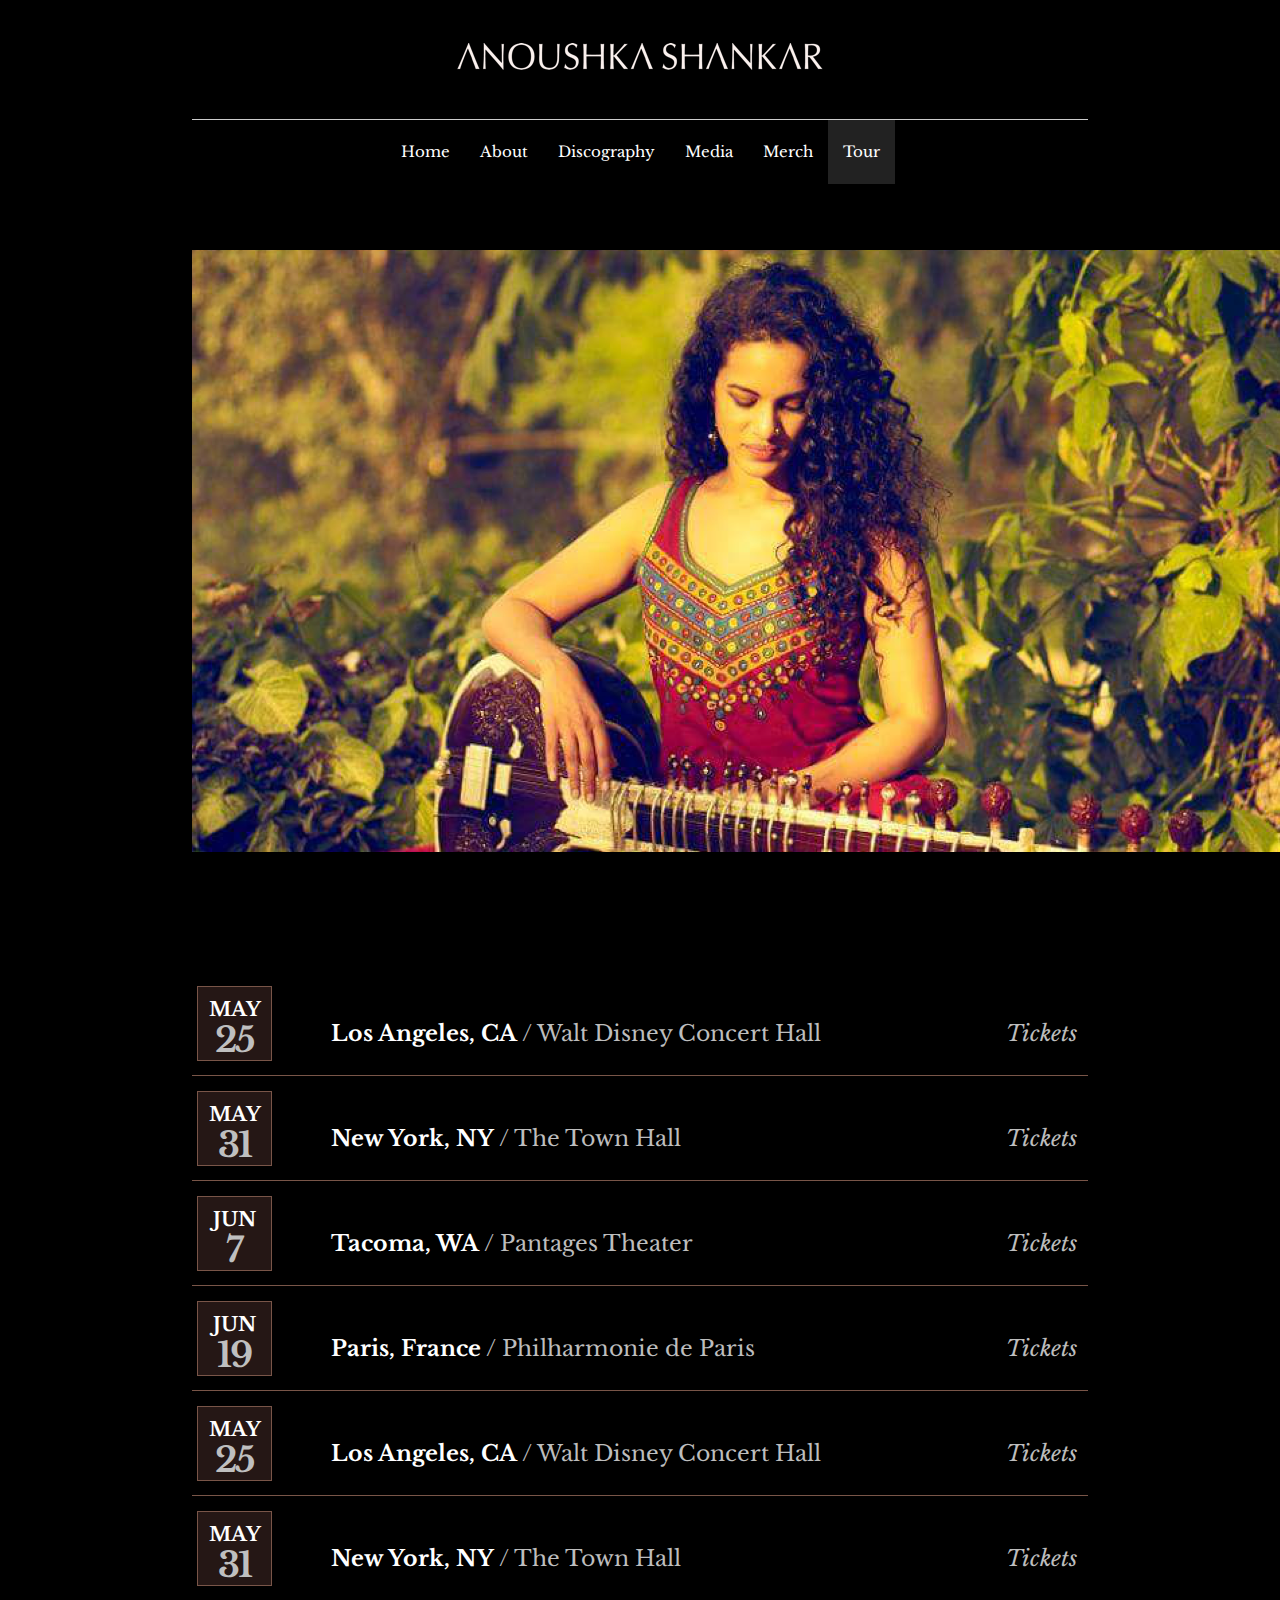
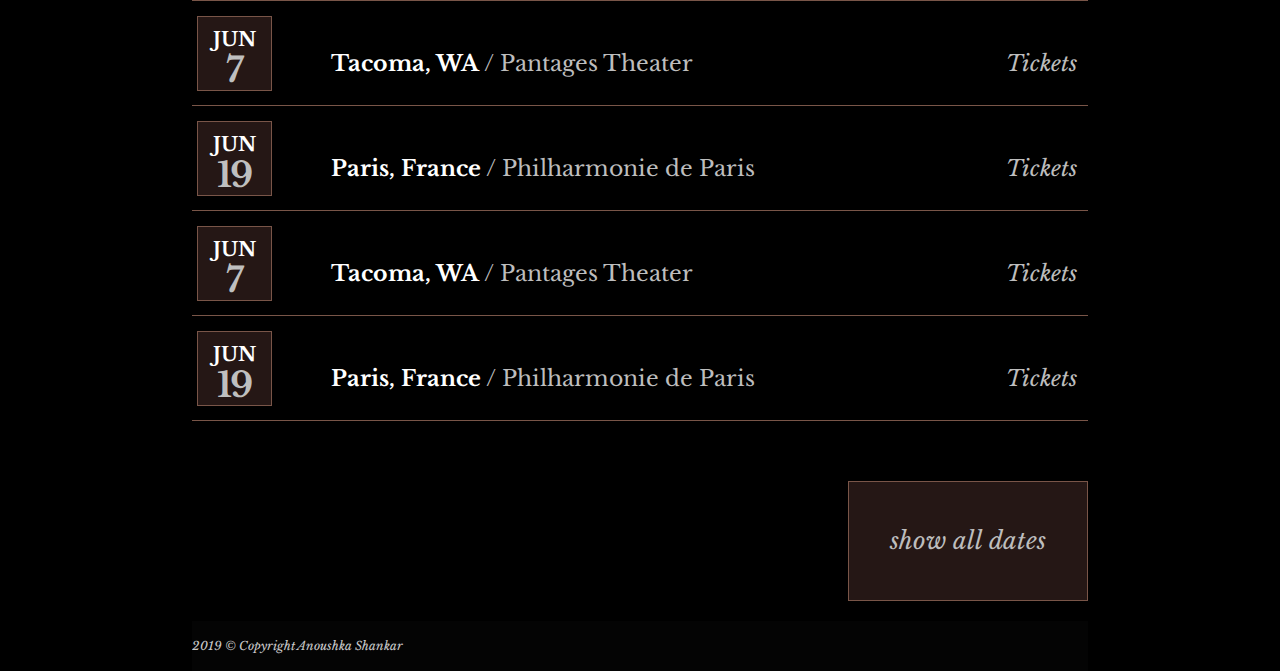
<file: tour.html>
<!DOCTYPE html>
<html lang="en">
<head>
    <title>Anoushka Shankar Tour Schedule</title>
    <link rel="stylesheet" href="https://cdnjs.cloudflare.com/ajax/libs/materialize/1.0.0/css/materialize.min.css">
    <link rel="stylesheet" href="assets/stylesheets/main.css">
    <link rel="stylesheet" href="assets/stylesheets/lightbox.css">
    <link rel="stylesheet"
          href="https://fonts.googleapis.com/css?family=Libre+Baskerville">
</head>
<body>
<!-- HTML COMMENT -->
<br />

<div class="container">
    <div class="center logo">
        <a href="index.html"><img src="assets/images/logo.png"></a>
    </div>

    <br />

    <nav class="navigation">
        <ul class="nav-list">
            <li><a href="index.html">Home</a></li>
            <li><a href="about.html">About</a></li>
            <li><a href="discography.html">Discography</a></li>
            <li><a href="media.html">Media</a></li>
            <li><a href="merch.html">Merch</a></li>
            <li class="active"><a href="tour.html">Tour</a></li>
        </ul>
    </nav>

    <br />
    <br />
    <br />
    <div class="center">
        <img src="assets/images/tour/top_img.png">
    </div>


    <br/>
    <br/>
    <br />
    <br />
      <br />
    <table>
        <!--        <thead>
                <tr>
                    <th>Time</th>
                    <th>Place</th>
                    <th>Tickets</th>
                </tr>
                </thead>-->
        <tbody>
        <tr class="tablerow">
            <td class="tableitem-1 left-align">
                <time class="icon">
                    <strong>MAY</strong>
                    <span>25</span>
                </time>
            </td>
            <td class="tableitem-2 left-align">
                <span class="white-text"><b>Los Angeles, CA</b></span><span class="grey-text text-lighten-1"> / Walt Disney Concert Hall</span>
            </td>
            <td class="tableitem-3 right-align">
                <button class="tickets"><span class="grey-text text-lighten-1 italic formatted-large">Tickets</span></button>
            </td>
        </tr>
         <tr class="tablerow">
            <td class="tableitem-1 left-align">
                <time class="icon">
                    <strong>MAY</strong>
                    <span>31</span>
                </time>
            </td>
            <td class="tableitem-2 left-align">
                <span class="white-text"><b>New York, NY</b></span><span class="grey-text text-lighten-1"> / The Town Hall</span>
            </td>
            <td class="tableitem-3 right-align">
                <button class="tickets"><span class="grey-text text-lighten-1 italic formatted-large">Tickets</span></button>
            </td>
        </tr>
         <tr class="tablerow">
            <td class="tableitem-1 left-align">
                <time class="icon">
                    <strong>JUN</strong>
                    <span>7</span>
                </time>
            </td>
            <td class="tableitem-2 left-align">
                <span class="white-text"><b>Tacoma, WA</b></span><span class="grey-text text-lighten-1"> / Pantages Theater</span>
            </td>
            <td class="tableitem-3 right-align">
                <button class="tickets"><span class="grey-text text-lighten-1 italic formatted-large">Tickets</span></button>
            </td>
        </tr>
         <tr class="tablerow">
            <td class="tableitem-1 left-align">
                <time class="icon">
                    <strong>JUN</strong>
                    <span>19</span>
                </time>
            </td>
            <td class="tableitem-2 left-align">
                <span class="white-text"><b>Paris, France</b></span><span class="grey-text text-lighten-1"> / Philharmonie de Paris</span>
            </td>
            <td class="tableitem-3 right-align">
                <button class="tickets"><span class="grey-text text-lighten-1 italic formatted-large">Tickets</span></button>
            </td>
        </tr>
         <tr class="tablerow">
            <td class="tableitem-1 left-align">
                <time class="icon">
                    <strong>MAY</strong>
                    <span>25</span>
                </time>
            </td>
            <td class="tableitem-2 left-align">
                <span class="white-text"><b>Los Angeles, CA</b></span><span class="grey-text text-lighten-1"> / Walt Disney Concert Hall</span>
            </td>
            <td class="tableitem-3 right-align">
                <button class="tickets"><span class="grey-text text-lighten-1 italic formatted-large">Tickets</span></button>
            </td>
        </tr>
         <tr class="tablerow">
            <td class="tableitem-1 left-align">
                <time class="icon">
                    <strong>MAY</strong>
                    <span>31</span>
                </time>
            </td>
            <td class="tableitem-2 left-align">
                <span class="white-text"><b>New York, NY</b></span><span class="grey-text text-lighten-1"> / The Town Hall</span>
            </td>
            <td class="tableitem-3 right-align">
                <button class="tickets"><span class="grey-text text-lighten-1 italic formatted-large">Tickets</span></button>
            </td>
        </tr>
         <tr class="tablerow">
            <td class="tableitem-1 left-align">
                <time class="icon">
                    <strong>JUN</strong>
                    <span>7</span>
                </time>
            </td>
            <td class="tableitem-2 left-align">
                <span class="white-text"><b>Tacoma, WA</b></span><span class="grey-text text-lighten-1"> / Pantages Theater</span>
            </td>
            <td class="tableitem-3 right-align">
                <button class="tickets"><span class="grey-text text-lighten-1 italic formatted-large">Tickets</span></button>
            </td>
        </tr>
         <tr class="tablerow">
            <td class="tableitem-1 left-align">
                <time class="icon">
                    <strong>JUN</strong>
                    <span>19</span>
                </time>
            </td>
            <td class="tableitem-2 left-align">
                <span class="white-text"><b>Paris, France</b></span><span class="grey-text text-lighten-1"> / Philharmonie de Paris</span>
            </td>
            <td class="tableitem-3 right-align">
                <button class="tickets"><span class="grey-text text-lighten-1 italic formatted-large">Tickets</span></button>
            </td>
        </tr>
          <tr class="tablerow">
            <td class="tableitem-1 left-align">
                <time class="icon">
                    <strong>JUN</strong>
                    <span>7</span>
                </time>
            </td>
            <td class="tableitem-2 left-align">
                <span class="white-text"><b>Tacoma, WA</b></span><span class="grey-text text-lighten-1"> / Pantages Theater</span>
            </td>
            <td class="tableitem-3 right-align">
                <button class="tickets"><span class="grey-text text-lighten-1 italic formatted-large">Tickets</span></button>
            </td>
        </tr>
         <tr class="tablerow">
            <td class="tableitem-1 left-align">
                <time class="icon">
                    <strong>JUN</strong>
                    <span>19</span>
                </time>
            </td>
            <td class="tableitem-2 left-align">
                <span class="white-text"><b>Paris, France</b></span><span class="grey-text text-lighten-1"> / Philharmonie de Paris</span>
            </td>
            <td class="tableitem-3 right-align">
                <button class="tickets"><span class="grey-text text-lighten-1 italic formatted-large">Tickets</span></button>
            </td>
        </tr>
        </tbody>
    </table>

    <div class="showmore-wrapper">
        <button class="showmore"><span class="grey-text text-lighten-1 italic">show all dates</span></button>
    </div>

<footer class="page-footer black">
    <div class="footer-copyright">
            <div class="formatted italic">
                2019 &copy; Copyright Anoushka Shankar
            </div>
    </div>
</footer>
</div>



<script src="https://cdnjs.cloudflare.com/ajax/libs/materialize/1.0.0/js/materialize.min.js"></script>
<script src="https://code.jquery.com/jquery-1.11.3.min.js"></script>

<script>
$(document).ready(function() {
    $('.tickets').on('click', function() {
        window.open("https://www.vividseats.com/concerts/anoushka-shankar-tickets.html?utm_source=google&utm_medium=cpc&utm_campaign=Concerts+AB&utm_term=anoushka+shankar+concert+tickets&vkid=22522224&gclid=CjwKCAjw_YPnBRBREiwAIP6TJ_iInibjzkhyA9Cl4qLuGdNnht0rX0N6EMUZQe5EDSX7P4J3lSw1LxoClyEQAvD_BwE");
    });
     $('.showmore').on('click', function() {
        window.open("https://www.vividseats.com/concerts/anoushka-shankar-tickets.html?utm_source=google&utm_medium=cpc&utm_campaign=Concerts+AB&utm_term=anoushka+shankar+concert+tickets&vkid=22522224&gclid=CjwKCAjw_YPnBRBREiwAIP6TJ_iInibjzkhyA9Cl4qLuGdNnht0rX0N6EMUZQe5EDSX7P4J3lSw1LxoClyEQAvD_BwE");
    });
});
</script>

</body>
</html>
</file>
<file: assets/stylesheets/main.css>
body {background-color: black;}


.logo {
    margin:0;
    padding:20px;
}


/* https://stackoverflow.com/questions/39059221/html-css-center-navigation-bar */

.navigation {
  display: flex;
  justify-content: center;
  border-top:1px solid #ccc;

  border-width:1px 0;

  background-color: black;
  font-family: 'Libre Baskerville', serif;

}

.navigation li a:hover,
.navigation li a:focus,
.navigation .active a:hover,
.navigation .active a:focus {
    background-color: #222222;
}

.navigation .nav-list > .active > a,
.navigation .nav-list > .active > a:hover,
.navigation .nav-list > .active > a:focus {
    background: #222222;
}

.overlay {
    position: relative;
}

.totheright {
  position: absolute;
  top: 50%;
  left: 65%;
  transform: translate(-10%, -50%);
  text-align: left;
}


.topright {
  position: absolute;
  top: 8px;
  right: 16px;
}

.black {
    text-color: black !important;
}

.textfont {
  font-family: 'Libre Baskerville', serif;
  font-size: 16px;
  padding:20px;
}

.justified {
    text-align: justify;
}

.italic {
  font-style: italic;
}

.albumtitle {
    float: left;
}

.albumreleased {
    float: right;
}
.card-content{
    background-color: #0D0D0D;
    color: #DDD5A7;
}
.card-reveal{
  background-color: #0D0D0D !important;
  color: #DDD5A7;
    }

.peachylight {
  background-color: #EAAEA3;
}

.peachy {
  background-color: #E7A097;
  padding:80px;
}

.peachytwo {
  background-color: #E7A097;
  padding:30px;
}

.sideys {
    display:flex;
    flex-direction: row;
    justify-content: space-around;
  padding:20px;
  background-color:#E7A097;
}

.sideys-item-1 {
    margin: auto;
}

.sideys-item-2 {
    width: 60%;
    margin: auto;
}

img.fullscreen {
  display:block;
  width:100%; height:100%;
  object-fit: cover;
}

img.right {float: right;}

button {border: none;}


nav.nav-font ul > li {
  font-family: 'Libre Baskerville' , serif;
  font-size: 26px;
}

.formatted {
  font-family: 'Libre Baskerville' , serif;
  font-size: 12px;
}

.formatted-medium {
  font-family: 'Libre Baskerville' , serif;
  font-size: 16px;
}

.dollar {
  font-family: 'Libre Baskerville' , serif;
  font-size: 20px;
}
.formatted-large {
  font-family: 'Libre Baskerville' , serif;
  font-size: 22px;
}

.formatted-huge {
  font-family: 'Libre Baskerville' , serif;
  font-size: 42px;
}


.formatted-btn {
  font-family: 'Libre Baskerville' , serif;
  font-size: 24px;
}

.imagegrid {
  display: grid;
  grid-gap: 20px;
  grid-template-columns: repeat(3, 1fr);
}

.disco-card {
    display: flex;
    flex-direction: row;
    flex-wrap: nowrap;
    justify-content: space-between;
    align-items: center;
    padding: 30px;
    margin: 30px;
  width: 500px;
  height: 80px;
background-color: #473607
}

.disco-card-item-1 {
    align-self: left;
    font-size: 15px !important;
}

.disco-card-item-2 {
    align-self: right;
}

.card-font {
    font-size: 15px !important;
}

table{
  table-layout:fixed;
}

.tablerow {
    display: flex;
    flex-direction: row;
    flex-wrap: nowrap;
    justify-content: space-between;
    align-items: baseline;
}

.tableitem-1 {
    width: 15%;
    height: 70px;
}


.tableitem-2 {
    width: 70%;
    height: 70px;
  font-size: 22px;
}


.tableitem-3 {
    width: 15%;
    height: 70px;
  font-size: 18px;
}

.tickets {
    background-color: black !important;
}

.showmore-wrapper {
  display: flex;
  justify-content: flex-end;
  margin-top: 60px;
}

.showmore {
  height: 5em;
  width: 10em;
  border-style: solid;
  border-width: thin;
  border-color: #795548; /* materializecss brown */
  background-color: rgba(62, 39, 35, 0.6) !important;
  font-family: 'Libre Baskerville' , serif;
  font-size: 24px;
}

button {
    cursor: pointer;
}

tr {
    border-bottom: 1px solid #795548; /* materializecss brown */;
}

td {
    text-align: center;
    vertical-align: bottom;
  font-family: 'Libre Baskerville' , serif;
}

time.icon
{
  font-size: 1em; /* change icon size */
  display: block;
  position: absolute;
  width: 5em;
  height: 5em;
  border-style: solid;
  border-width: thin;
  border-color: #795548; /* materializecss brown */
  background-color: rgba(62, 39, 35, 0.6);
  overflow: hidden;
}

time.icon *
{
  display: block;
  width: 100%;
  font-size: 1em;
  font-weight: bold;
  font-style: normal;
  text-align: center;
}

time.icon strong
{
  position: absolute;
  top: 0;
  padding: 0.4em 0;
  color: #fff;
  font-size: 1.3em;
}

time.icon em
{
  position: absolute;
  bottom: 0.3em;
  color: #fd9f1b;
}

time.icon span
{
  font-size: 2.3em;
  letter-spacing: -0.05em;
  padding-top: 0.8em;
  color: #bfbfbf;
}


.hide {
  display:none;
}

.merchbox {
  width:600px;
  height:500px;
  background-color: #070606;
  border: 1px solid white;
  justify-self: center;
  display: flex;
  align-items: center;
  justify-content: center;
}

.merchgrid {
  display: grid;
  grid-template-columns: repeat(2, 1fr);
  grid-column-gap: 0;
  grid-row-gap: 0;
}

.outofstock:after {
    content: 'Out of Stock';
    font-family: 'Libre Baskerville' , serif;
    font-style: italic;
    font-size: 42px;
    color: black;
    position: absolute;
    display: flex;
    align-items: center;
    justify-content: center;
    width: 30%; height:50%;
    background:rgba(211,211,211,0.9);
    opacity: 0;
    transition: all 1s;
    -webkit-transition: all 1s;
}

.outofstock:hover:after {
    opacity: 1;
}



.topright span {
    color: #444 !important;
    font-size: 24px;
}


/* Dropdown Content (Hidden by Default) */
.mydropdown-content {
  display: none;
  position: absolute;
  background-color: black;
  min-width: 230px;
  font-family: 'Libre Baskerville' , serif;
  font-size: 16px;
  border: 1px solid grey;
}

/* Dropdown Button */
.dropbtn {
  background-color: black;
  color: lightgray;
  padding: 16px;
  font-size: 16px;
  border: none;
  cursor: pointer;
}
/* The container <div> - needed to position the dropdown content */
.mydropdown {
  position: relative;
  display: inline-block;
}


/* Links inside the dropdown */
.mydropdown-content a {
  color: lightgray;
  padding: 12px 16px;
  display: block ;
  border: 1px solid grey;
}
/* Dropdown button on hover & focus */
.dropbtn:hover, .dropbtn:focus {
  background-color: black;
}
/* Change color of dropdown links on hover */
.mydropdown-content a:hover {background-color: black}

/* Show the dropdown menu (use JS to add this class to the .dropdown-content container when the user clicks on the dropdown button) */
.show {display:block;}
</file>
